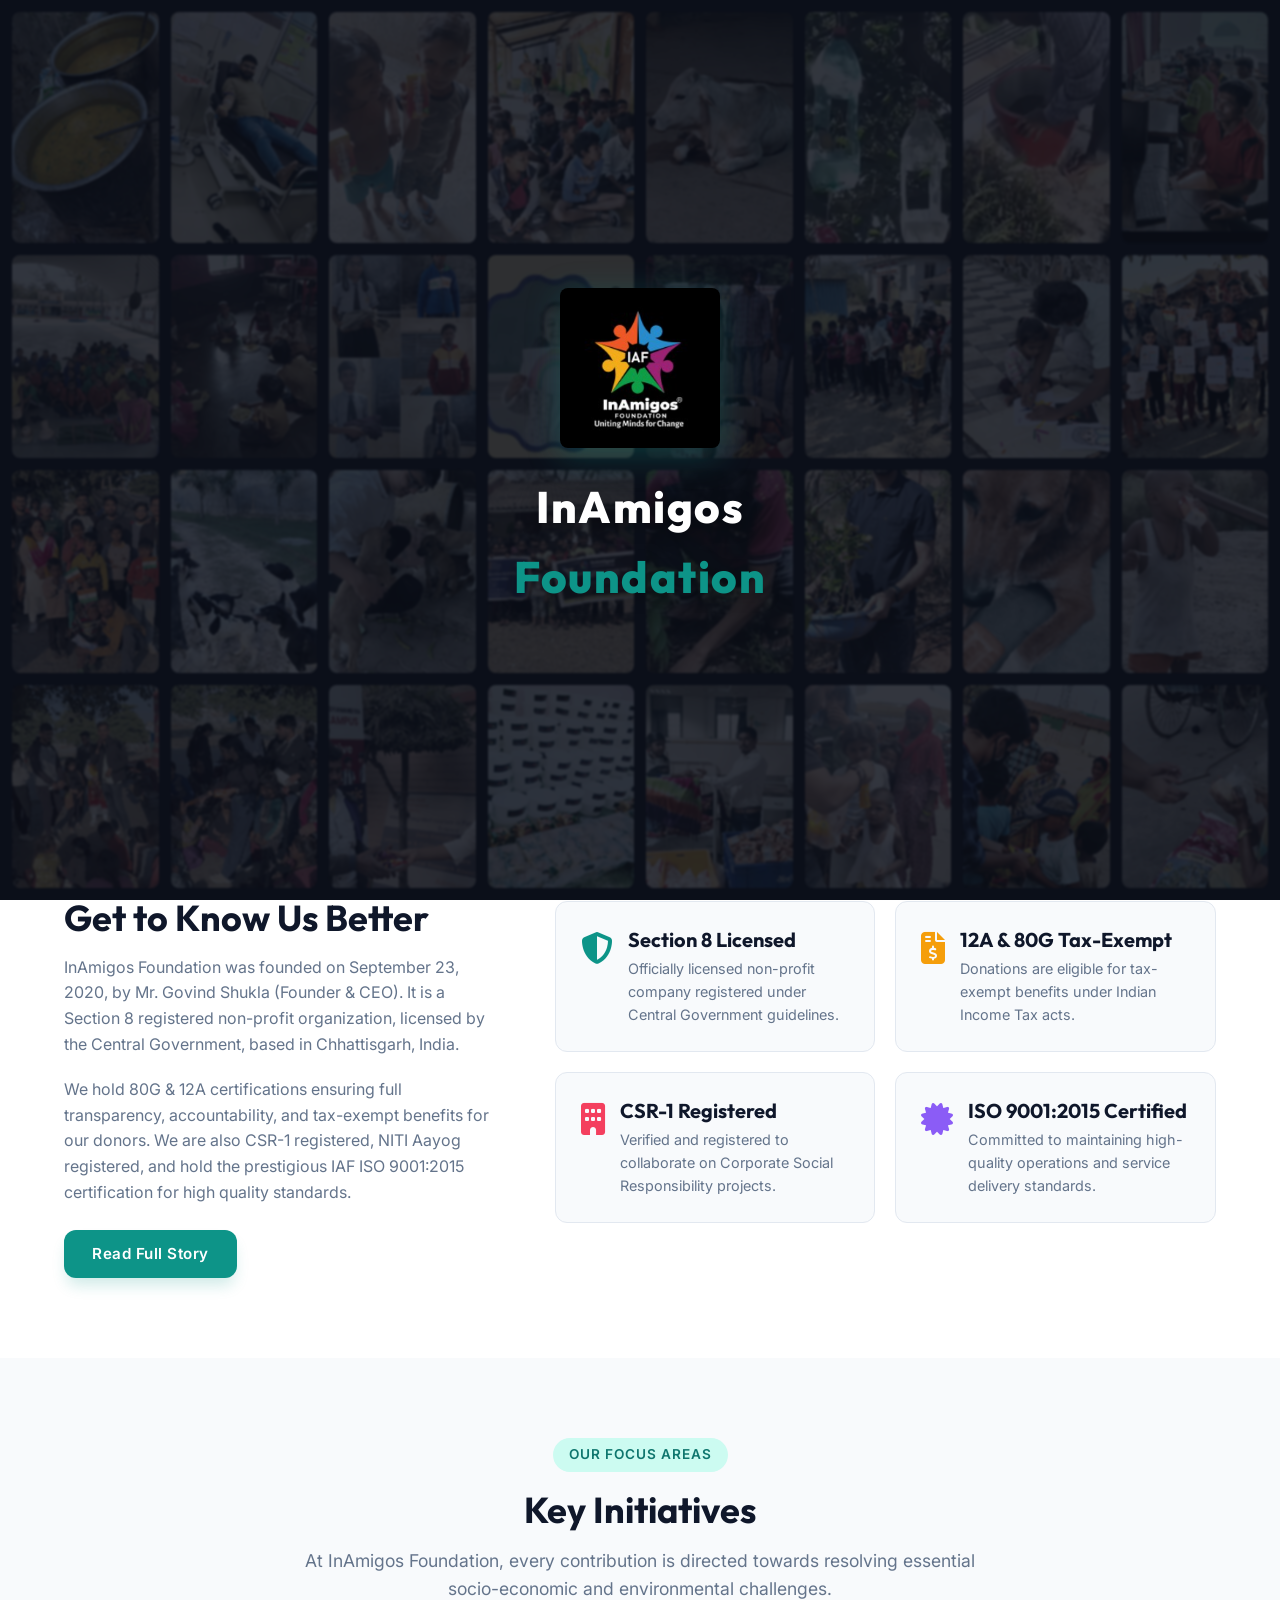
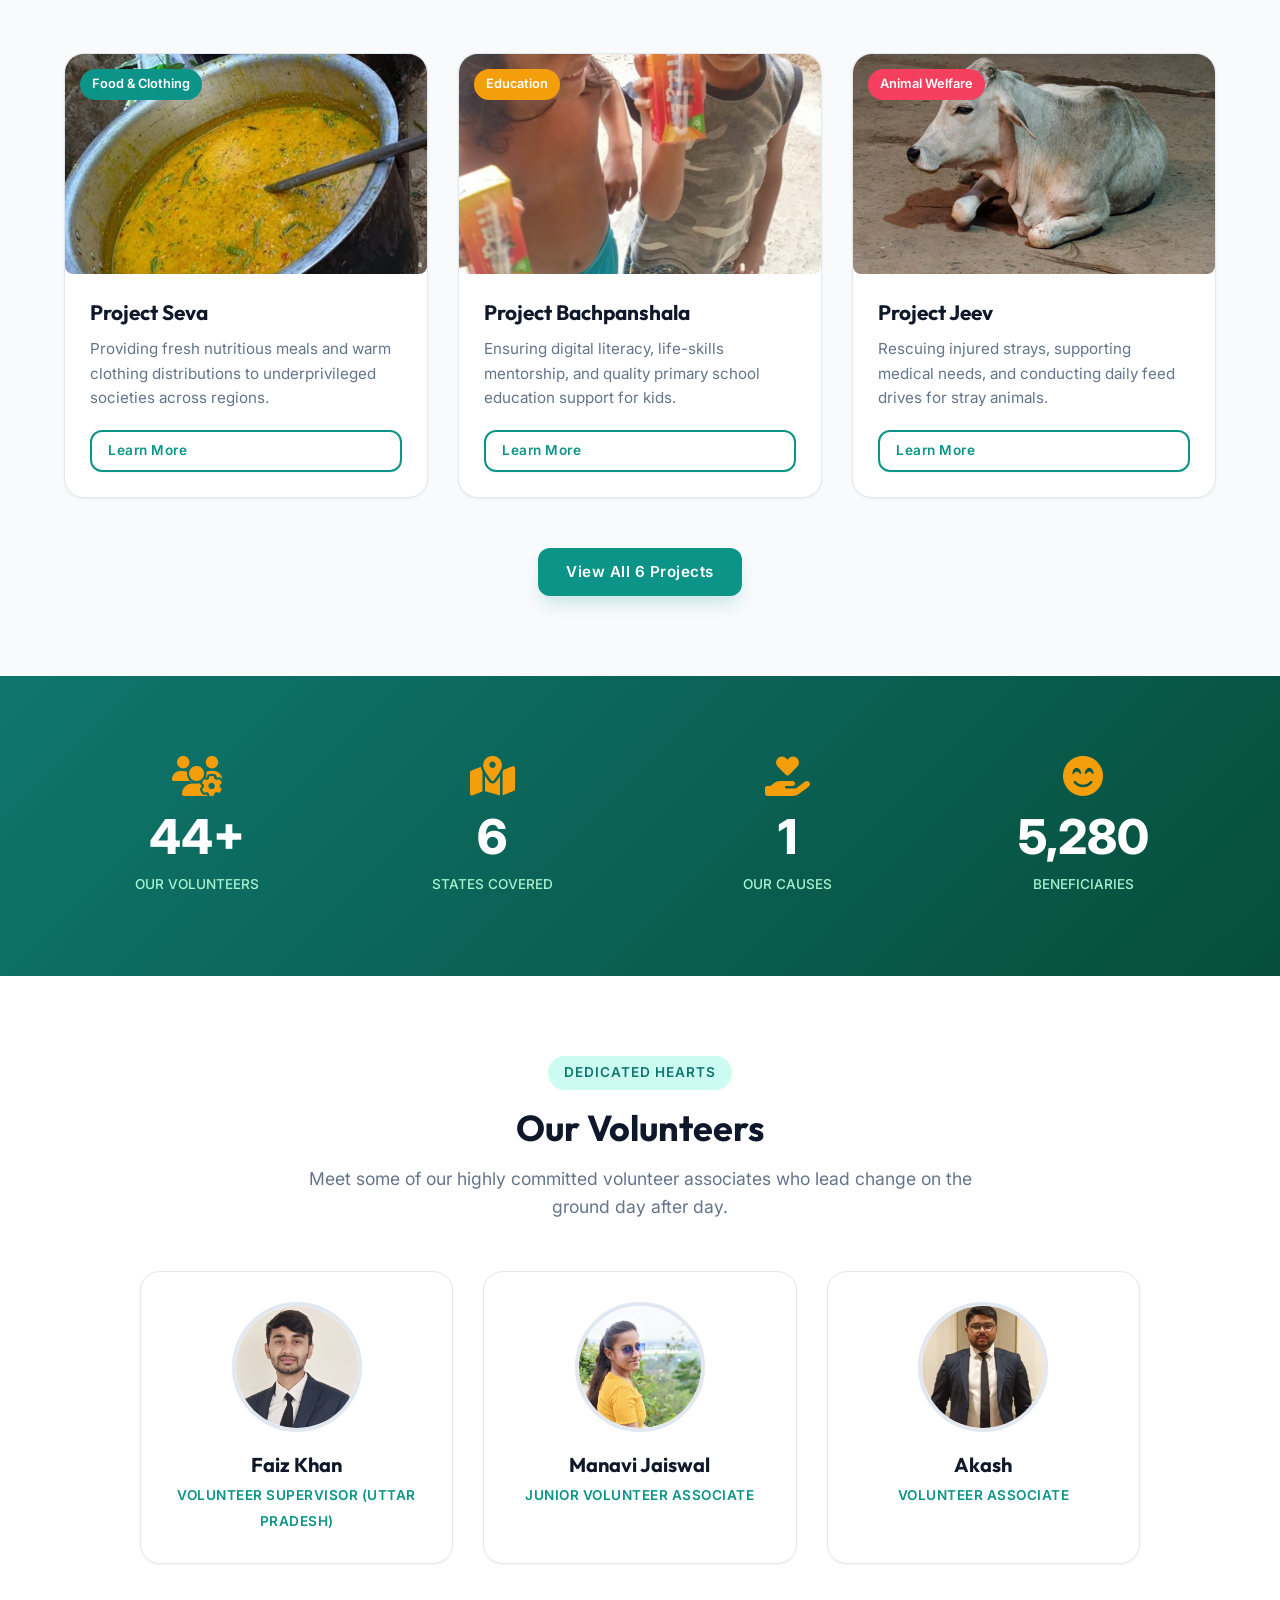
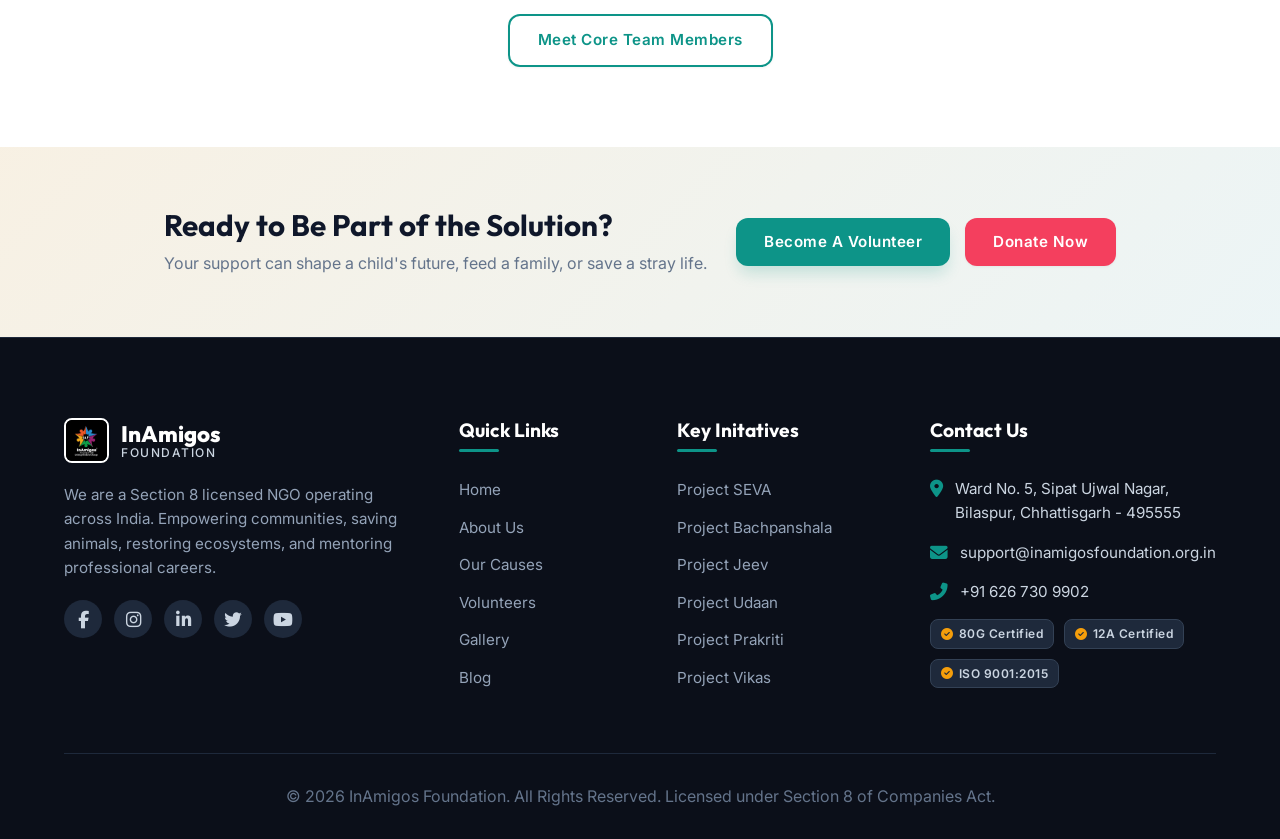
<file: index.html>
<!DOCTYPE html>
<html lang="en" data-theme="light">
<head>
  <meta charset="UTF-8">
  <meta name="viewport" content="width=device-width, initial-scale=1.0">
  <title>Inamigos Foundation | Empowering Communities, Creating Impact</title>
  <link rel="icon" type="image/png" href="favicon.png">
  <meta name="description" content="InAmigos Foundation is a Section 8 registered NGO committed to social welfare through food security, education, women empowerment, environmental preservation, wildlife welfare, and internships.">
  
  <!-- CSS Stylesheets -->
  <link rel="stylesheet" href="css/style.css?v=1.2">
  <link rel="stylesheet" href="css/components.css?v=1.2">
  
  <!-- FontAwesome Icons -->
  <link rel="stylesheet" href="https://cdnjs.cloudflare.com/ajax/libs/font-awesome/6.4.0/css/all.min.css">
</head>
<body>
  <!-- Website Entry Splash Screen -->
  <div class="splash-screen" id="splashScreen">
        <div class="splash-collage">
      <img src="assets/seva_food_feed.png" alt="Community Feed">
      <img src="assets/seva_blood_donation.png" alt="Blood Donation">
      <img src="assets/bachpanshala_happiness.png" alt="Happy Kids">
      <img src="assets/gallery_kids_classroom.png" alt="Classroom Study">
      <img src="assets/jeev_animal_care.png" alt="Animal Rescue">
      <img src="assets/jeev_bird_care.png" alt="Bird Care">
      <img src="assets/prakriti_plantation.png" alt="Plantation Drive">
      <img src="assets/vikas_skills.jpg" alt="Computer Training">
      <img src="assets/gallery_crafts_workshop.png" alt="Bamboo Weaving">
      <img src="assets/gallery_kids_meals.png" alt="Warm Meals">
      <img src="assets/gallery_clothing_drive.png" alt="Clothing Distribution">
      <img src="assets/gallery_rainbow_kid.png" alt="Kid Art Painting">
      <img src="assets/gallery_clothing_drive_2.png" alt="Blanket Distribution">
      <img src="assets/gallery_kids_outdoors.jpg" alt="Outdoors Classes">
      <img src="assets/gallery_art_mentorship.png" alt="Art Mentorship">
      <img src="assets/gallery_kids_drawings.png" alt="Drawing Activities">
      <img src="assets/gallery_kids_flags.png" alt="Flag Raising">
      <img src="assets/gallery_dogs_feeding.png" alt="Dogs Feeding">
      <img src="assets/gallery_puppies_care.png" alt="Puppies Care">
      <img src="assets/gallery_ngo_ranking.png" alt="NGO Recognition">
      <img src="assets/gallery_prakriti_planting.png" alt="Planting Saplings">
      <img src="assets/gallery_prakriti_holding_plants.png" alt="Carrying Saplings">
      <img src="assets/gallery_dog_biscuits.png" alt="Dog Feeding">
      <img src="assets/gallery_child_drinking.png" alt="Child Nutrition">
      <img src="assets/gallery_kids_gathering.png" alt="Kids Gathering">
      <img src="assets/gallery_seva_packets_distribution.png" alt="Snack Distribution">
      <img src="assets/gallery_seva_biscuit_handout.png" alt="Biscuit Distribution">
      <img src="assets/gallery_seva_food_prep.png" alt="Meal Prep">
      <img src="assets/gallery_seva_hospital_care.png" alt="Hospital Care">
      <img src="assets/gallery_seva_juice_distribution.png" alt="Juice Distribution">
      <img src="assets/gallery_seva_child_snack.png" alt="Children Snacks">
      <img src="assets/gallery_seva_ration_distribution.png" alt="Ration Distribution">
    </div>
    <div class="splash-content">
      <img src="assets/logo.png" alt="InAmigos Foundation Logo" class="splash-logo">
      <div class="splash-text">InAmigos <span>Foundation</span></div>
    </div>
  </div>

  
  </div>

  <!-- Navigation Bar -->
  <nav class="navbar">
    <div class="container">
      <a href="index.html" class="logo-container">
        <img src="assets/logo.png" alt="InAmigos Foundation Logo" class="logo-img">
        <div class="logo-text">
          InAmigos
          <span>Foundation</span>
        </div>
      </a>
      
      <ul class="nav-menu">
        <li><a href="index.html" class="nav-link active">Home</a></li>
        <li><a href="about.html" class="nav-link">About Us</a></li>
        <li><a href="causes.html" class="nav-link">Causes</a></li>
        <li><a href="volunteers.html" class="nav-link">Volunteers</a></li>
        <li><a href="gallery.html" class="nav-link">Gallery</a></li>
        <li><a href="blog.html" class="nav-link">Blog</a></li>
        <li><a href="events.html" class="nav-link">Events</a></li>
        <li><a href="contact.html" class="nav-link">Contact</a></li>
        <li><a href="donate.html" class="btn btn-primary btn-sm btn-accent nav-mobile-only">Donate Us</a></li>
      </ul>
      
      <div class="nav-actions">
        <button class="theme-toggle" id="themeToggle" aria-label="Toggle Theme">
          <i class="fas fa-moon"></i>
        </button>
        <a href="donate.html" class="btn btn-primary btn-sm btn-accent">Donate Us</a>
      </div>
      
      <div class="mobile-nav-toggle">
        <span></span>
        <span></span>
        <span></span>
      </div>
    </div>
  </nav>

  <!-- Hero Section -->
  <section class="section" style="padding: 100px 0 140px 0; background: linear-gradient(135deg, rgba(13, 148, 136, 0.08) 0%, rgba(245, 158, 11, 0.05) 100%); position: relative; overflow: hidden;">
    <div class="container" style="display: grid; grid-template-columns: 1fr 1fr; gap: 40px; align-items: center;">
      <div>
        <span class="section-badge">Welcome to InAmigos</span>
        <h1 style="font-size: 3.5rem; margin-bottom: 20px; line-height: 1.1;">Make a <span style="color: var(--primary);">Difference</span> with Your Action Today</h1>
        <p style="font-size: 1.15rem; margin-bottom: 30px;">Step in, stand out, and create real impact. We are committed to uplifting underprivileged societies, saving wildlife, empowering women, and conserving our environment across India.</p>
        <div style="display: flex; gap: 15px; flex-wrap: wrap;">
          <a href="donate.html" class="btn btn-accent"><i class="fas fa-heart"></i> Donate Us</a>
          <a href="volunteers.html" class="btn btn-outline"><i class="fas fa-users"></i> Become a Volunteer</a>
        </div>
      </div>
      <div style="position: relative;">
        <!-- Beautiful layout of illustrative overlay blocks using authentic operational photos -->
        <div style="position: relative; border-radius: var(--radius-lg); overflow: hidden; box-shadow: var(--shadow-lg);">
          <img src="assets/gallery_ngo_ranking.png" alt="Children laughing" style="width: 100%; height: 450px; object-fit: cover;">
          <div style="position: absolute; bottom: 20px; left: 20px; right: 20px; background: rgba(255, 255, 255, 0.9); backdrop-filter: blur(5px); padding: 20px; border-radius: var(--radius-md); border-left: 5px solid var(--primary);">
            <h4 style="color: #0f172a; margin-bottom: 5px;">Join Us and Be the Change</h4>
            <p style="font-size: 0.85rem; color: #475569;">"The best way to find yourself is to lose yourself in the service of others."</p>
          </div>
        </div>
      </div>
    </div>
  </section>

  <!-- Get To Know Us Better Section -->
  <section class="section section-bg-alt">
    <div class="container" style="display: grid; grid-template-columns: 1.2fr 1.8fr; gap: 50px; align-items: center;">
      <div>
        <span class="section-badge">About the Foundation</span>
        <h2 class="section-title">Get to Know Us Better</h2>
        <p style="margin-bottom: 20px;">InAmigos Foundation was founded on September 23, 2020, by Mr. Govind Shukla (Founder & CEO). It is a Section 8 registered non-profit organization, licensed by the Central Government, based in Chhattisgarh, India.</p>
        <p style="margin-bottom: 25px;">We hold 80G & 12A certifications ensuring full transparency, accountability, and tax-exempt benefits for our donors. We are also CSR-1 registered, NITI Aayog registered, and hold the prestigious IAF ISO 9001:2015 certification for high quality standards.</p>
        <a href="about.html" class="btn btn-primary">Read Full Story</a>
      </div>
      
      <div class="grid grid-2" style="gap: 20px;">
        <div class="about-credential-card" style="background-color: var(--bg-main); padding: 25px; border-radius: var(--radius-md); border: 1px solid var(--border); display: flex; gap: 15px; align-items: flex-start;">
          <i class="fas fa-shield-alt" style="font-size: 2rem; color: var(--primary); margin-top: 5px;"></i>
          <div>
            <h4 style="margin-bottom: 5px;">Section 8 Licensed</h4>
            <p style="font-size: 0.9rem;">Officially licensed non-profit company registered under Central Government guidelines.</p>
          </div>
        </div>
        <div class="about-credential-card" style="background-color: var(--bg-main); padding: 25px; border-radius: var(--radius-md); border: 1px solid var(--border); display: flex; gap: 15px; align-items: flex-start;">
          <i class="fas fa-file-invoice-dollar" style="font-size: 2rem; color: var(--secondary); margin-top: 5px;"></i>
          <div>
            <h4 style="margin-bottom: 5px;">12A & 80G Tax-Exempt</h4>
            <p style="font-size: 0.9rem;">Donations are eligible for tax-exempt benefits under Indian Income Tax acts.</p>
          </div>
        </div>
        <div class="about-credential-card" style="background-color: var(--bg-main); padding: 25px; border-radius: var(--radius-md); border: 1px solid var(--border); display: flex; gap: 15px; align-items: flex-start;">
          <i class="fas fa-building" style="font-size: 2rem; color: var(--accent); margin-top: 5px;"></i>
          <div>
            <h4 style="margin-bottom: 5px;">CSR-1 Registered</h4>
            <p style="font-size: 0.9rem;">Verified and registered to collaborate on Corporate Social Responsibility projects.</p>
          </div>
        </div>
        <div class="about-credential-card" style="background-color: var(--bg-main); padding: 25px; border-radius: var(--radius-md); border: 1px solid var(--border); display: flex; gap: 15px; align-items: flex-start;">
          <i class="fas fa-certificate" style="font-size: 2rem; color: #8b5cf6; margin-top: 5px;"></i>
          <div>
            <h4 style="margin-bottom: 5px;">ISO 9001:2015 Certified</h4>
            <p style="font-size: 0.9rem;">Committed to maintaining high-quality operations and service delivery standards.</p>
          </div>
        </div>
      </div>
    </div>
  </section>

  <!-- Key Initiatives / Causes -->
  <section class="section">
    <div class="container">
      <div class="section-header">
        <span class="section-badge">Our Focus Areas</span>
        <h2 class="section-title">Key Initiatives</h2>
        <p class="section-desc">At InAmigos Foundation, every contribution is directed towards resolving essential socio-economic and environmental challenges.</p>
      </div>
      
      <div class="grid grid-3">
        <!-- Project Seva -->
        <div class="card-cause">
          <img src="assets/seva_food_feed.png" alt="Project Seva" class="card-cause-img">
          <div class="card-cause-content">
            <span class="card-cause-badge" style="background-color: var(--primary);">Food & Clothing</span>
            <h3 class="card-cause-title">Project Seva</h3>
            <p class="card-cause-desc">Providing fresh nutritious meals and warm clothing distributions to underprivileged societies across regions.</p>
            <div class="card-cause-progress">
              <div class="progress-header">
                <span>Raised: ₹4,12,000</span>
                <span>82%</span>
              </div>
              <div class="progress-bar-bg">
                <div class="progress-bar-fill" style="width: 82%;"></div>
              </div>
            </div>
            <a href="causes.html#seva" class="btn btn-outline btn-sm">Learn More</a>
          </div>
        </div>
        
        <!-- Project Bachpanshala -->
        <div class="card-cause">
          <img src="assets/bachpanshala_happiness.png" alt="Project Bachpanshala" class="card-cause-img">
          <div class="card-cause-content">
            <span class="card-cause-badge" style="background-color: var(--secondary);">Education</span>
            <h3 class="card-cause-title">Project Bachpanshala</h3>
            <p class="card-cause-desc">Ensuring digital literacy, life-skills mentorship, and quality primary school education support for kids.</p>
            <div class="card-cause-progress">
              <div class="progress-header">
                <span>Raised: ₹5,80,000</span>
                <span>95%</span>
              </div>
              <div class="progress-bar-bg">
                <div class="progress-bar-fill" style="width: 95%;"></div>
              </div>
            </div>
            <a href="causes.html#bachpanshala" class="btn btn-outline btn-sm">Learn More</a>
          </div>
        </div>
        
        <!-- Project Jeev -->
        <div class="card-cause">
          <img src="assets/jeev_animal_care.png" alt="Project Jeev" class="card-cause-img">
          <div class="card-cause-content">
            <span class="card-cause-badge" style="background-color: var(--accent);">Animal Welfare</span>
            <h3 class="card-cause-title">Project Jeev</h3>
            <p class="card-cause-desc">Rescuing injured strays, supporting medical needs, and conducting daily feed drives for stray animals.</p>
            <div class="card-cause-progress">
              <div class="progress-header">
                <span>Raised: ₹2,10,000</span>
                <span>70%</span>
              </div>
              <div class="progress-bar-bg">
                <div class="progress-bar-fill" style="width: 70%;"></div>
              </div>
            </div>
            <a href="causes.html#jeev" class="btn btn-outline btn-sm">Learn More</a>
          </div>
        </div>
      </div>
      
      <div style="text-align: center; margin-top: 50px;">
        <a href="causes.html" class="btn btn-primary">View All 6 Projects</a>
      </div>
    </div>
  </section>

  <!-- Interactive Stats Section -->
  <section class="section stats-section" style="background: linear-gradient(135deg, var(--primary-dark) 0%, #064e3b 100%); color: var(--text-white);">
    <div class="container grid grid-4" style="text-align: center;">
      <div>
        <i class="fas fa-users-cog" style="font-size: 2.5rem; margin-bottom: 15px; color: var(--secondary);"></i>
        <div class="stat-number" style="font-size: 3rem; font-weight: 800; line-height: 1.1;" data-target="44" data-suffix="+">0</div>
        <p style="color: #a7f3d0; font-weight: 500; text-transform: uppercase; font-size: 0.85rem; margin-top: 10px;">Our Volunteers</p>
      </div>
      <div>
        <i class="fas fa-map-marked-alt" style="font-size: 2.5rem; margin-bottom: 15px; color: var(--secondary);"></i>
        <div class="stat-number" style="font-size: 3rem; font-weight: 800; line-height: 1.1;" data-target="6">0</div>
        <p style="color: #a7f3d0; font-weight: 500; text-transform: uppercase; font-size: 0.85rem; margin-top: 10px;">States Covered</p>
      </div>
      <div>
        <i class="fas fa-hand-holding-heart" style="font-size: 2.5rem; margin-bottom: 15px; color: var(--secondary);"></i>
        <div class="stat-number" style="font-size: 3rem; font-weight: 800; line-height: 1.1;" data-target="1">0</div>
        <p style="color: #a7f3d0; font-weight: 500; text-transform: uppercase; font-size: 0.85rem; margin-top: 10px;">Our Causes</p>
      </div>
      <div>
        <i class="fas fa-smile-beam" style="font-size: 2.5rem; margin-bottom: 15px; color: var(--secondary);"></i>
        <div class="stat-number" style="font-size: 3rem; font-weight: 800; line-height: 1.1;" data-target="11000" data-suffix="+">0</div>
        <p style="color: #a7f3d0; font-weight: 500; text-transform: uppercase; font-size: 0.85rem; margin-top: 10px;">Beneficiaries</p>
      </div>
    </div>
  </section>

  <!-- Featured Volunteers -->
  <section class="section section-bg-alt">
    <div class="container">
      <div class="section-header">
        <span class="section-badge">Dedicated Hearts</span>
        <h2 class="section-title">Our Volunteers</h2>
        <p class="section-desc">Meet some of our highly committed volunteer associates who lead change on the ground day after day.</p>
      </div>
      
      <div class="grid grid-3" style="max-width: 1000px; margin: 0 auto;">
        <!-- Faiz Khan -->
        <div class="card-volunteer">
          <img src="assets/faiz_khan.png" alt="Faiz Khan" class="volunteer-avatar">
          <h3 class="volunteer-name">Faiz Khan</h3>
          <span class="volunteer-role">Volunteer Supervisor (Uttar Pradesh)</span>
        </div>
        
        <!-- Manavi Jaiswal -->
        <div class="card-volunteer">
          <img src="assets/manavi_jaiswal.png" alt="Manavi Jaiswal" class="volunteer-avatar">
          <h3 class="volunteer-name">Manavi Jaiswal</h3>
          <span class="volunteer-role">Junior Volunteer Associate</span>
        </div>
        
        <!-- Akash -->
        <div class="card-volunteer">
          <img src="assets/akash.png" alt="Akash" class="volunteer-avatar">
          <h3 class="volunteer-name">Akash</h3>
          <span class="volunteer-role">Volunteer Associate</span>
        </div>
      </div>
      
      <div style="text-align: center; margin-top: 50px;">
        <a href="volunteers.html" class="btn btn-outline">Meet Core Team Members</a>
      </div>
    </div>
  </section>

  <!-- Sticky Bottom CTA Row -->
  <section class="section" style="padding: 60px 0; background: linear-gradient(135deg, rgba(245, 158, 11, 0.1) 0%, rgba(13, 148, 136, 0.05) 100%);">
    <div class="container flex-between" style="max-width: 1000px;">
      <div>
        <h2 style="font-size: 1.85rem; margin-bottom: 8px;">Ready to Be Part of the Solution?</h2>
        <p>Your support can shape a child's future, feed a family, or save a stray life.</p>
      </div>
      <div style="display: flex; gap: 15px; flex-wrap: wrap;">
        <a href="volunteers.html" class="btn btn-primary" id="btnVolunteerJoin">Become A Volunteer</a>
        <a href="donate.html" class="btn btn-accent">Donate Now</a>
      </div>
    </div>
  </section>

  <!-- Volunteer Registration Modal Container (For JS triggering) -->
  <div class="modal-overlay" id="volunteerOverlay">
    <div class="modal-container" style="max-width: 500px; padding: 40px;">
      <button class="modal-close"><i class="fas fa-times"></i></button>
      <h2 style="margin-bottom: 10px;">Volunteer With Us</h2>
      <p style="margin-bottom: 25px; font-size: 0.9rem;">Join InAmigos Foundation and make an impact. Provide your details and our team will get in touch.</p>
      
      <form id="volunteerForm">
        <div class="form-group">
          <label class="form-label" for="vName">Full Name</label>
          <input type="text" class="form-control" id="vName" required>
        </div>
        <div class="form-group">
          <label class="form-label" for="vEmail">Email Address</label>
          <input type="email" class="form-control" id="vEmail" required>
        </div>
        <div class="form-group">
          <label class="form-label" for="vPhone">Phone Number</label>
          <input type="tel" class="form-control" id="vPhone" required>
        </div>
        <div class="form-group">
          <label class="form-label" for="vState">State / Region</label>
          <input type="text" class="form-control" id="vState" placeholder="e.g. Chhattisgarh" required>
        </div>
        <button type="submit" class="btn btn-primary" style="width: 100%; margin-top: 10px;">Submit Application</button>
      </form>
    </div>
  </div>

  <!-- Footer Section -->
  <footer class="footer">
    <div class="container">
      <div class="footer-grid">
        <div class="footer-about">
          <a href="index.html" class="logo-container" style="margin-bottom: 20px;">
            <img src="assets/logo.png" alt="InAmigos Foundation Logo" class="logo-img" style="border: 2px solid white;">
            <div class="logo-text" style="color: white;">InAmigos <span style="color: #cbd5e1;">Foundation</span></div>
          </a>
          <p>We are a Section 8 licensed NGO operating across India. Empowering communities, saving animals, restoring ecosystems, and mentoring professional careers.</p>
          <div class="footer-socials">
            <a href="https://www.facebook.com/inamigos.inamigos" target="_blank" class="social-btn" aria-label="Facebook"><i class="fab fa-facebook-f"></i></a>
            <a href="https://www.instagram.com/inamigos?utm_medium=copy_link" target="_blank" class="social-btn" aria-label="Instagram"><i class="fab fa-instagram"></i></a>
            <a href="https://www.linkedin.com/company/inamigos-foundation/" target="_blank" class="social-btn" aria-label="LinkedIn"><i class="fab fa-linkedin-in"></i></a>
            <a href="https://x.com/InamigosF?s=08" target="_blank" class="social-btn" aria-label="Twitter"><i class="fab fa-twitter"></i></a>
            <a href="https://www.youtube.com/@inamigosfoundation4296" target="_blank" class="social-btn" aria-label="YouTube"><i class="fab fa-youtube"></i></a>
          </div>
        </div>
        
        <div>
          <h3 class="footer-widget-title">Quick Links</h3>
          <ul class="footer-links">
            <li><a href="index.html">Home</a></li>
            <li><a href="about.html">About Us</a></li>
            <li><a href="causes.html">Our Causes</a></li>
            <li><a href="volunteers.html">Volunteers</a></li>
            <li><a href="gallery.html">Gallery</a></li>
            <li><a href="blog.html">Blog</a></li>
          </ul>
        </div>
        
        <div>
          <h3 class="footer-widget-title">Key Initatives</h3>
          <ul class="footer-links">
            <li><a href="causes.html#seva">Project SEVA</a></li>
            <li><a href="causes.html#bachpanshala">Project Bachpanshala</a></li>
            <li><a href="causes.html#jeev">Project Jeev</a></li>
            <li><a href="causes.html#udaan">Project Udaan</a></li>
            <li><a href="causes.html#prakriti">Project Prakriti</a></li>
            <li><a href="causes.html#vikas">Project Vikas</a></li>
          </ul>
        </div>
        
        <div>
          <h3 class="footer-widget-title">Contact Us</h3>
          <div class="footer-contact-info">
            <div class="footer-contact-item">
              <i class="fas fa-map-marker-alt"></i>
              <span>Ward No. 5, Sipat Ujwal Nagar, Bilaspur, Chhattisgarh - 495555</span>
            </div>
            <div class="footer-contact-item">
              <i class="fas fa-envelope"></i>
              <span>support@inamigosfoundation.org.in</span>
            </div>
            <div class="footer-contact-item">
              <i class="fas fa-phone-alt"></i>
              <span>+91 626 730 9902</span>
            </div>
          </div>
          
          <div class="credentials-flex">
            <div class="cred-badge"><i class="fas fa-check-circle"></i> 80G Certified</div>
            <div class="cred-badge"><i class="fas fa-check-circle"></i> 12A Certified</div>
            <div class="cred-badge"><i class="fas fa-check-circle"></i> ISO 9001:2015</div>
          </div>
        </div>
      </div>
      
      <div class="footer-bottom">
        <p>&copy; 2026 InAmigos Foundation. All Rights Reserved. Licensed under Section 8 of Companies Act.</p>
      </div>
    </div>
  </footer>

  <!-- Scripts -->
  <script src="js/main.js?v=1.2"></script>
  <script src="js/interactives.js"></script>
</body>
</html>
</file>
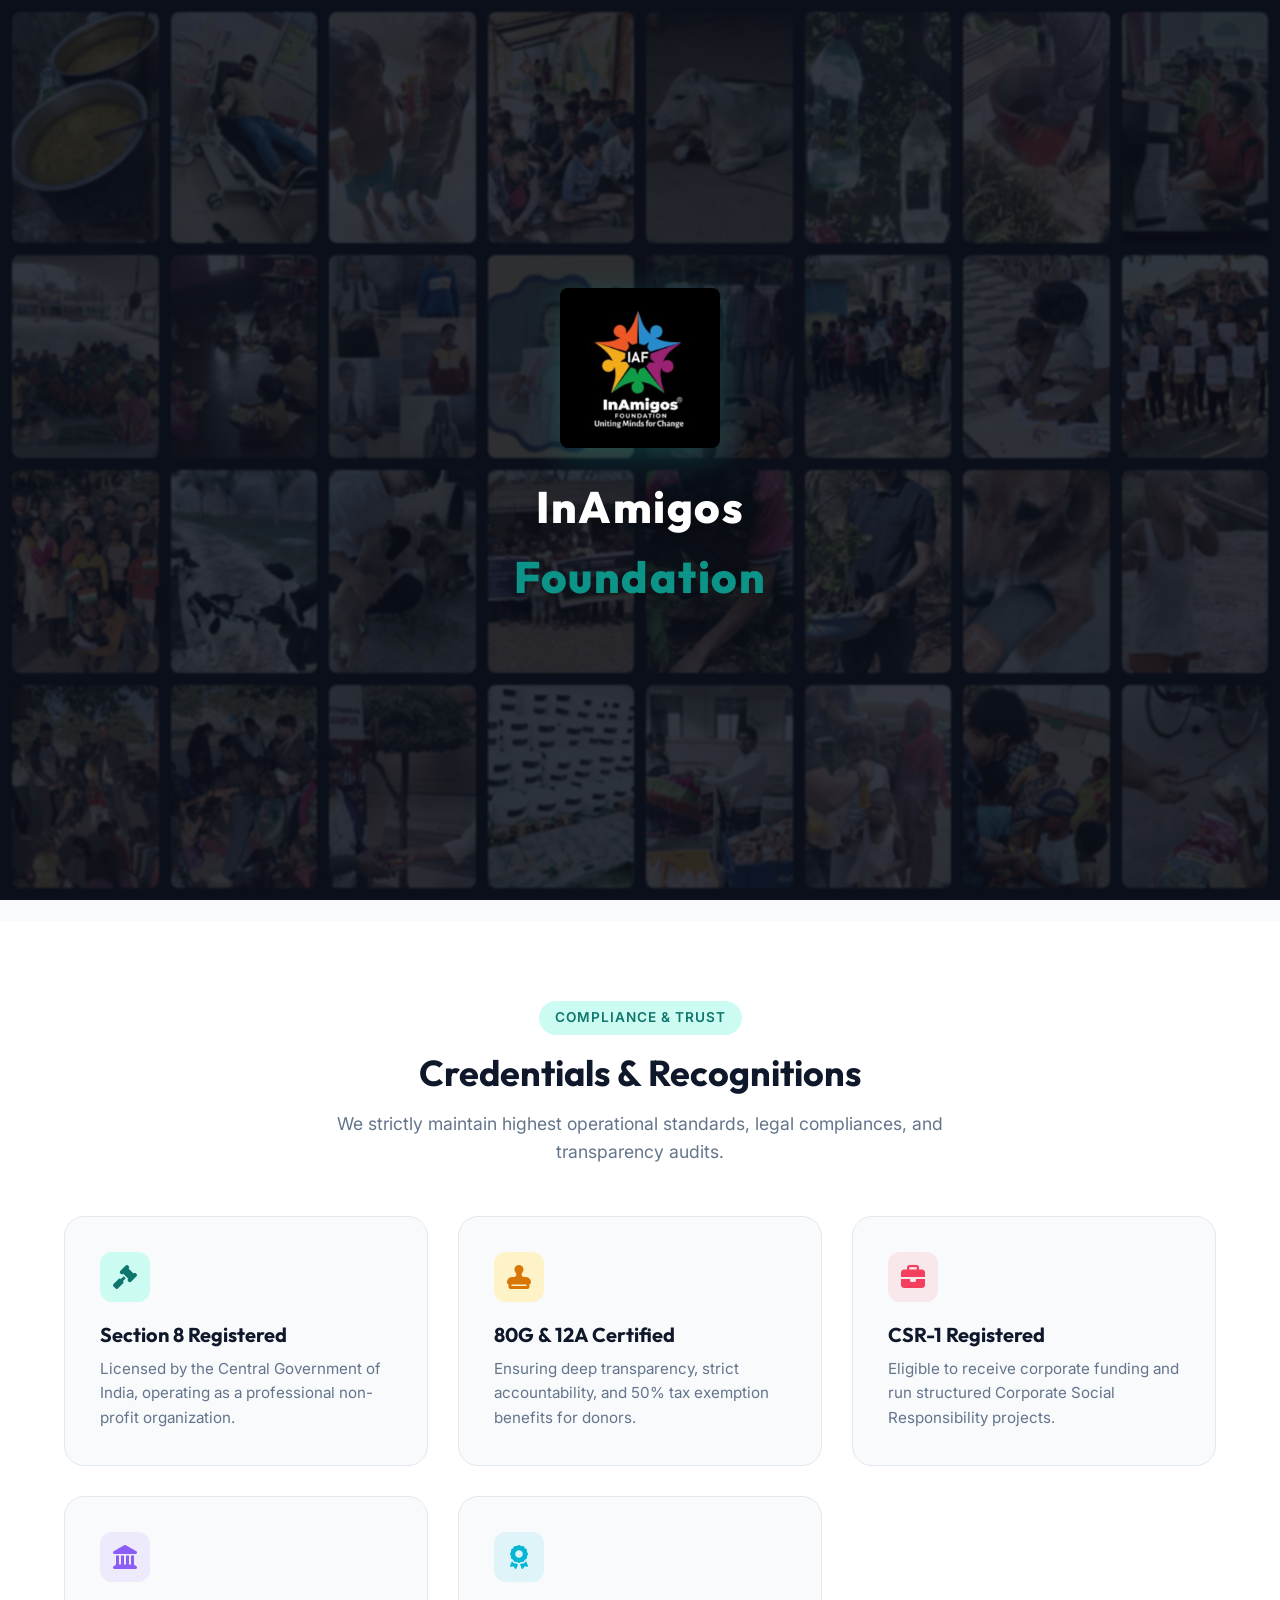
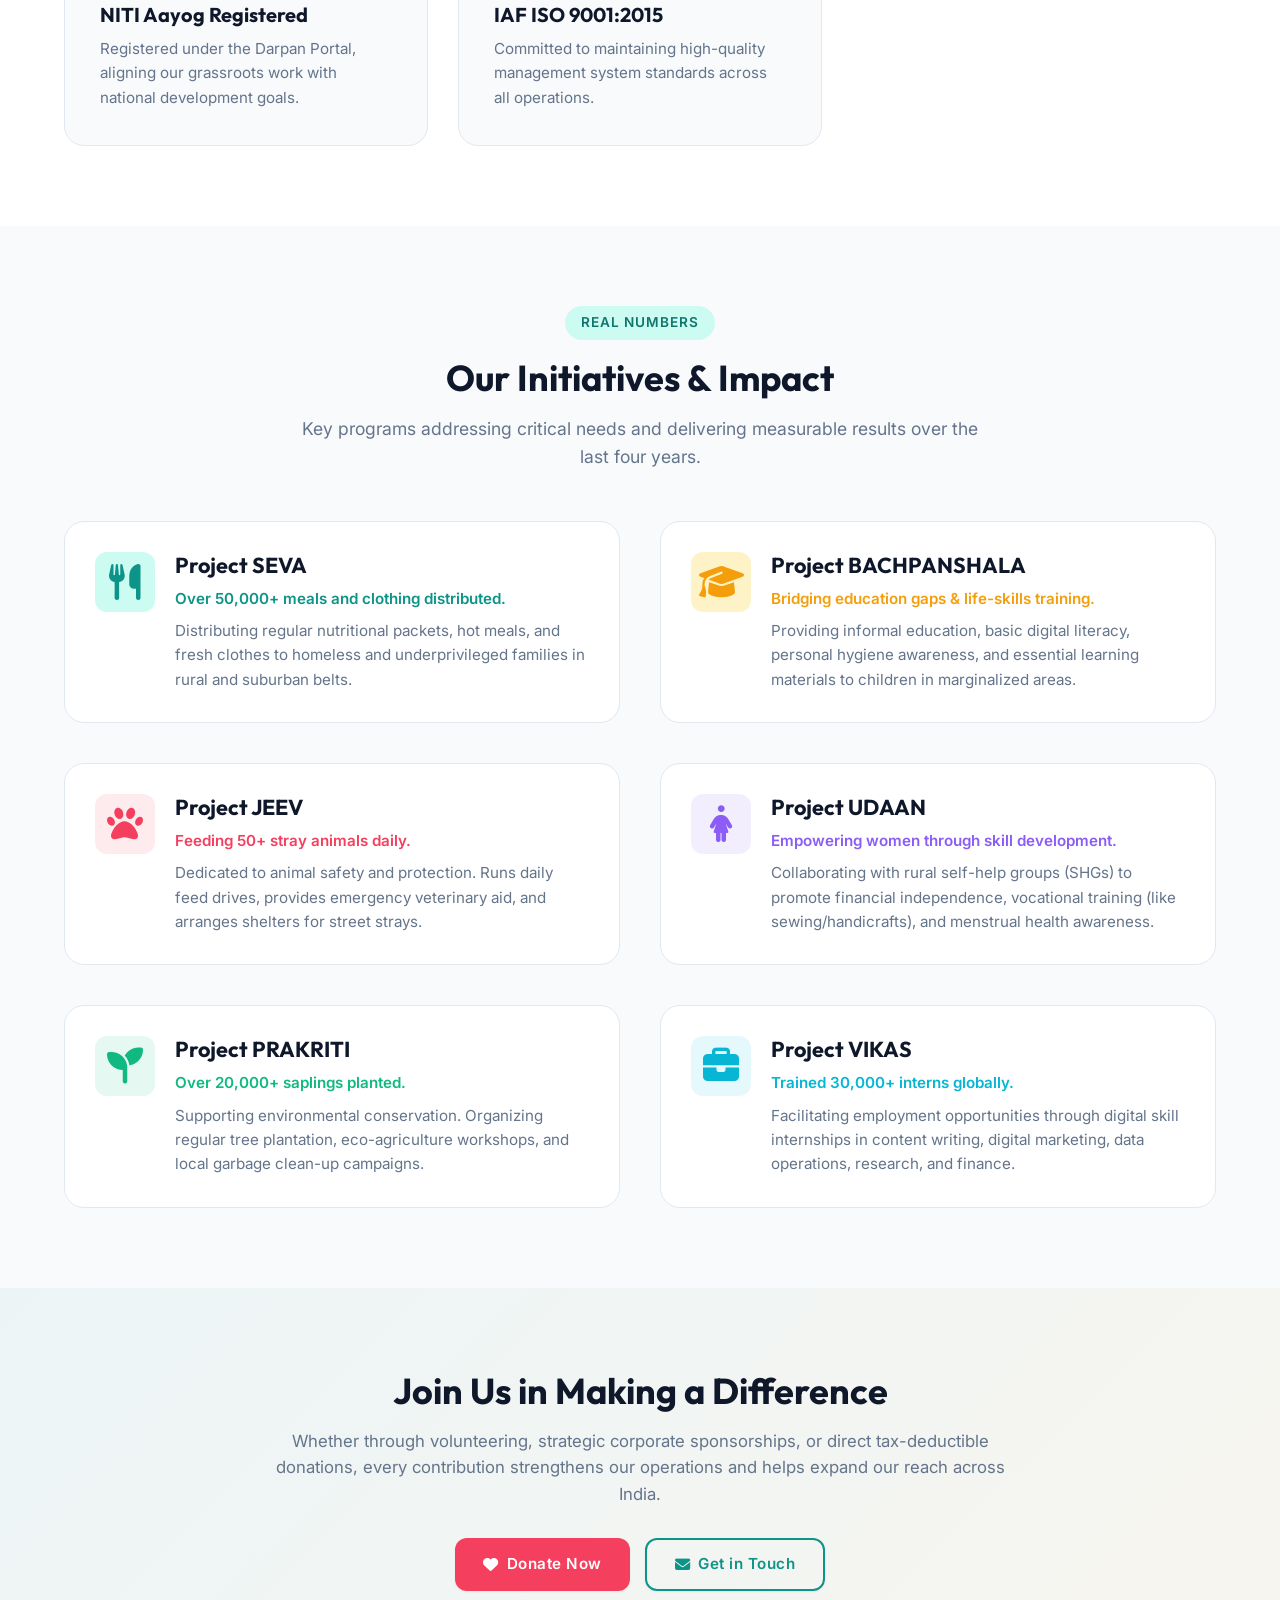
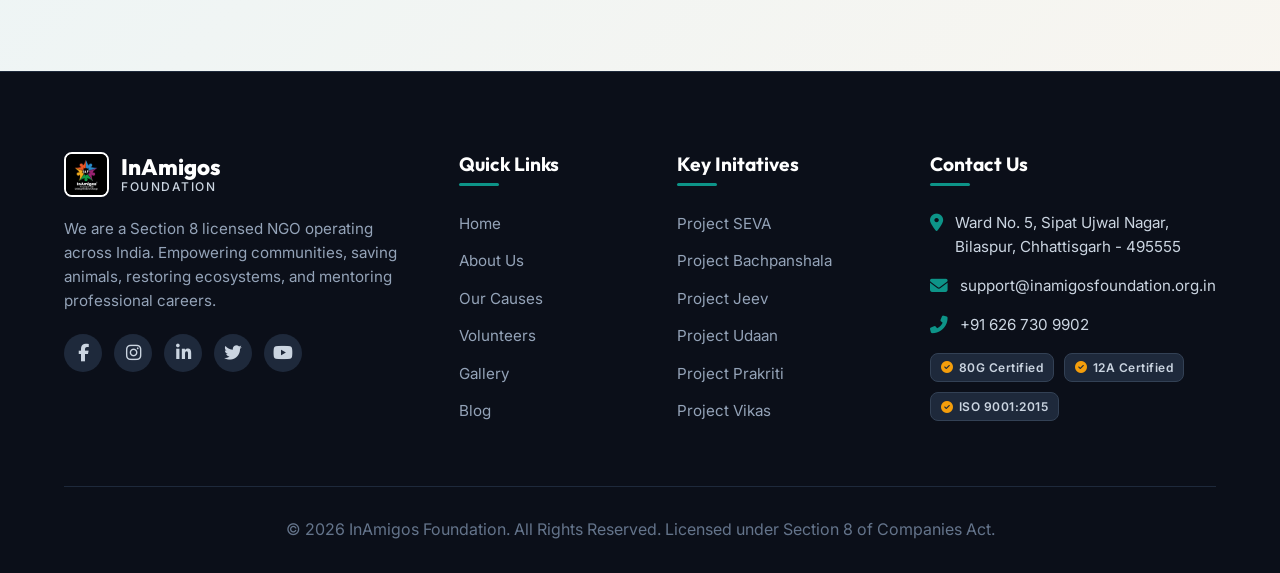
<file: about.html>
<!DOCTYPE html>
<html lang="en" data-theme="light">
<head>
  <meta charset="UTF-8">
  <meta name="viewport" content="width=device-width, initial-scale=1.0">
  <title>About Us | Inamigos Foundation</title>
  <link rel="icon" type="image/png" href="favicon.png">
  <meta name="description" content="Learn about InAmigos Foundation, founded in September 2020. Understand our credentials, corporate registrations, core initiatives, and collective social impact.">
  
  <!-- CSS Stylesheets -->
  <link rel="stylesheet" href="css/style.css?v=1.2">
  <link rel="stylesheet" href="css/components.css?v=1.2">
  
  <!-- FontAwesome Icons -->
  <link rel="stylesheet" href="https://cdnjs.cloudflare.com/ajax/libs/font-awesome/6.4.0/css/all.min.css">
</head>
<body>
  <!-- Website Entry Splash Screen -->
  <div class="splash-screen" id="splashScreen">
        <div class="splash-collage">
      <img src="assets/seva_food_feed.png" alt="Community Feed">
      <img src="assets/seva_blood_donation.png" alt="Blood Donation">
      <img src="assets/bachpanshala_happiness.png" alt="Happy Kids">
      <img src="assets/gallery_kids_classroom.png" alt="Classroom Study">
      <img src="assets/jeev_animal_care.png" alt="Animal Rescue">
      <img src="assets/jeev_bird_care.png" alt="Bird Care">
      <img src="assets/prakriti_plantation.png" alt="Plantation Drive">
      <img src="assets/vikas_skills.jpg" alt="Computer Training">
      <img src="assets/gallery_crafts_workshop.png" alt="Bamboo Weaving">
      <img src="assets/gallery_kids_meals.png" alt="Warm Meals">
      <img src="assets/gallery_clothing_drive.png" alt="Clothing Distribution">
      <img src="assets/gallery_rainbow_kid.png" alt="Kid Art Painting">
      <img src="assets/gallery_clothing_drive_2.png" alt="Blanket Distribution">
      <img src="assets/gallery_kids_outdoors.jpg" alt="Outdoors Classes">
      <img src="assets/gallery_art_mentorship.png" alt="Art Mentorship">
      <img src="assets/gallery_kids_drawings.png" alt="Drawing Activities">
      <img src="assets/gallery_kids_flags.png" alt="Flag Raising">
      <img src="assets/gallery_dogs_feeding.png" alt="Dogs Feeding">
      <img src="assets/gallery_puppies_care.png" alt="Puppies Care">
      <img src="assets/gallery_ngo_ranking.png" alt="NGO Recognition">
      <img src="assets/gallery_prakriti_planting.png" alt="Planting Saplings">
      <img src="assets/gallery_prakriti_holding_plants.png" alt="Carrying Saplings">
      <img src="assets/gallery_dog_biscuits.png" alt="Dog Feeding">
      <img src="assets/gallery_child_drinking.png" alt="Child Nutrition">
      <img src="assets/gallery_kids_gathering.png" alt="Kids Gathering">
      <img src="assets/gallery_seva_packets_distribution.png" alt="Snack Distribution">
      <img src="assets/gallery_seva_biscuit_handout.png" alt="Biscuit Distribution">
      <img src="assets/gallery_seva_food_prep.png" alt="Meal Prep">
      <img src="assets/gallery_seva_hospital_care.png" alt="Hospital Care">
      <img src="assets/gallery_seva_juice_distribution.png" alt="Juice Distribution">
      <img src="assets/gallery_seva_child_snack.png" alt="Children Snacks">
      <img src="assets/gallery_seva_ration_distribution.png" alt="Ration Distribution">
    </div>
    <div class="splash-content">
      <img src="assets/logo.png" alt="InAmigos Foundation Logo" class="splash-logo">
      <div class="splash-text">InAmigos <span>Foundation</span></div>
    </div>
  </div>

  <!-- Navigation Bar -->
  <nav class="navbar">
    <div class="container">
      <a href="index.html" class="logo-container">
        <img src="assets/logo.png" alt="InAmigos Foundation Logo" class="logo-img">
        <div class="logo-text">
          InAmigos
          <span>Foundation</span>
        </div>
      </a>
      
      <ul class="nav-menu">
        <li><a href="index.html" class="nav-link">Home</a></li>
        <li><a href="about.html" class="nav-link active">About Us</a></li>
        <li><a href="causes.html" class="nav-link">Causes</a></li>
        <li><a href="volunteers.html" class="nav-link">Volunteers</a></li>
        <li><a href="gallery.html" class="nav-link">Gallery</a></li>
        <li><a href="blog.html" class="nav-link">Blog</a></li>
        <li><a href="events.html" class="nav-link">Events</a></li>
        <li><a href="contact.html" class="nav-link">Contact</a></li>
        <li><a href="donate.html" class="btn btn-primary btn-sm btn-accent nav-mobile-only">Donate Us</a></li>
      </ul>
      
      <div class="nav-actions">
        <button class="theme-toggle" id="themeToggle" aria-label="Toggle Theme">
          <i class="fas fa-moon"></i>
        </button>
        <a href="donate.html" class="btn btn-primary btn-sm btn-accent">Donate Us</a>
      </div>
      
      <div class="mobile-nav-toggle">
        <span></span>
        <span></span>
        <span></span>
      </div>
    </div>
  </nav>

  <!-- Page Hero -->
  <div class="page-hero">
    <div class="container">
      <h1 class="page-title">About Us</h1>
      <div class="breadcrumbs">
        <a href="index.html">Home</a>
        <i class="fas fa-chevron-right" style="font-size: 0.75rem; align-self: center;"></i>
        <span>About Us</span>
      </div>
    </div>
  </div>

  <!-- Narrative Section -->
  <section class="section">
    <div class="container" style="display: grid; grid-template-columns: 1fr 1fr; gap: 50px; align-items: center;">
      <div>
        <img src="assets/gallery_ngo_ranking.png" alt="InAmigos Team Meeting" style="box-shadow: var(--shadow-lg); border-radius: var(--radius-lg); height: 400px; width: 100%; object-fit: cover;">
      </div>
      <div>
        <span class="section-badge">Our Journey</span>
        <h2 style="margin-bottom: 20px;">Compassion in Action Since 2020</h2>
        <p style="margin-bottom: 15px;">InAmigos Foundation, founded on September 23, 2020, by Mr. Govind Shukla (Founder & CEO), is a Section 8 registered non-profit organization committed to creating lasting social impact.</p>
        <p style="margin-bottom: 15px;">With its base in Chhattisgarh, the foundation operates across India, addressing critical societal issues through a network of dedicated professionals and volunteers.</p>
        <p style="margin-bottom: 15px;">At InAmigos Foundation, we believe in the power of collective action. Our transparent operations and strong partnerships enable us to bring real, measurable change to society. Through our social media presence and online platforms, we ensure that every initiative reaches the right audience, encouraging more individuals and organizations to join our mission.</p>
      </div>
    </div>
  </section>

  <!-- Credentials Section -->
  <section class="section section-bg-alt">
    <div class="container">
      <div class="section-header">
        <span class="section-badge">Compliance & Trust</span>
        <h2 class="section-title">Credentials & Recognitions</h2>
        <p class="section-desc">We strictly maintain highest operational standards, legal compliances, and transparency audits.</p>
      </div>
      
      <div class="grid grid-3">
        <!-- 1 -->
        <div style="background-color: var(--bg-main); padding: 35px; border-radius: var(--radius-lg); border: 1px solid var(--border); position: relative; overflow: hidden;">
          <div style="width: 50px; height: 50px; background-color: var(--primary-light); color: var(--primary-dark); border-radius: var(--radius-md); display: flex; align-items: center; justify-content: center; font-size: 1.5rem; margin-bottom: 20px;">
            <i class="fas fa-gavel"></i>
          </div>
          <h3 style="font-size: 1.25rem; margin-bottom: 10px;">Section 8 Registered</h3>
          <p style="font-size: 0.95rem;">Licensed by the Central Government of India, operating as a professional non-profit organization.</p>
        </div>
        
        <!-- 2 -->
        <div style="background-color: var(--bg-main); padding: 35px; border-radius: var(--radius-lg); border: 1px solid var(--border); position: relative; overflow: hidden;">
          <div style="width: 50px; height: 50px; background-color: var(--secondary-light); color: var(--secondary-dark); border-radius: var(--radius-md); display: flex; align-items: center; justify-content: center; font-size: 1.5rem; margin-bottom: 20px;">
            <i class="fas fa-stamp"></i>
          </div>
          <h3 style="font-size: 1.25rem; margin-bottom: 10px;">80G & 12A Certified</h3>
          <p style="font-size: 0.95rem;">Ensuring deep transparency, strict accountability, and 50% tax exemption benefits for donors.</p>
        </div>
        
        <!-- 3 -->
        <div style="background-color: var(--bg-main); padding: 35px; border-radius: var(--radius-lg); border: 1px solid var(--border); position: relative; overflow: hidden;">
          <div style="width: 50px; height: 50px; background-color: rgba(244, 63, 94, 0.1); color: var(--accent); border-radius: var(--radius-md); display: flex; align-items: center; justify-content: center; font-size: 1.5rem; margin-bottom: 20px;">
            <i class="fas fa-briefcase"></i>
          </div>
          <h3 style="font-size: 1.25rem; margin-bottom: 10px;">CSR-1 Registered</h3>
          <p style="font-size: 0.95rem;">Eligible to receive corporate funding and run structured Corporate Social Responsibility projects.</p>
        </div>
        
        <!-- 4 -->
        <div style="background-color: var(--bg-main); padding: 35px; border-radius: var(--radius-lg); border: 1px solid var(--border); position: relative; overflow: hidden;">
          <div style="width: 50px; height: 50px; background-color: rgba(139, 92, 246, 0.1); color: #8b5cf6; border-radius: var(--radius-md); display: flex; align-items: center; justify-content: center; font-size: 1.5rem; margin-bottom: 20px;">
            <i class="fas fa-landmark"></i>
          </div>
          <h3 style="font-size: 1.25rem; margin-bottom: 10px;">NITI Aayog Registered</h3>
          <p style="font-size: 0.95rem;">Registered under the Darpan Portal, aligning our grassroots work with national development goals.</p>
        </div>
        
        <!-- 5 -->
        <div style="background-color: var(--bg-main); padding: 35px; border-radius: var(--radius-lg); border: 1px solid var(--border); position: relative; overflow: hidden;">
          <div style="width: 50px; height: 50px; background-color: rgba(6, 182, 212, 0.1); color: #06b6d4; border-radius: var(--radius-md); display: flex; align-items: center; justify-content: center; font-size: 1.5rem; margin-bottom: 20px;">
            <i class="fas fa-award"></i>
          </div>
          <h3 style="font-size: 1.25rem; margin-bottom: 10px;">IAF ISO 9001:2015</h3>
          <p style="font-size: 0.95rem;">Committed to maintaining high-quality management system standards across all operations.</p>
        </div>
      </div>
    </div>
  </section>

  <!-- Impact Section -->
  <section class="section">
    <div class="container">
      <div class="section-header">
        <span class="section-badge">Real Numbers</span>
        <h2 class="section-title">Our Initiatives & Impact</h2>
        <p class="section-desc">Key programs addressing critical needs and delivering measurable results over the last four years.</p>
      </div>
      
      <div class="grid grid-2" style="gap: 40px;">
        <!-- Seva -->
        <div style="display: flex; gap: 20px; background-color: var(--bg-card); padding: 30px; border-radius: var(--radius-lg); border: 1px solid var(--border);">
          <div style="font-size: 2.25rem; color: var(--primary); font-weight: bold; width: 60px; height: 60px; background-color: var(--primary-light); border-radius: var(--radius-md); display: flex; align-items: center; justify-content: center; flex-shrink: 0;">
            <i class="fas fa-utensils"></i>
          </div>
          <div>
            <h3 style="font-size: 1.35rem; margin-bottom: 8px;">Project SEVA</h3>
            <p style="font-size: 0.95rem; margin-bottom: 8px; font-weight: 600; color: var(--primary);">Over 50,000+ meals and clothing distributed.</p>
            <p style="font-size: 0.95rem;">Distributing regular nutritional packets, hot meals, and fresh clothes to homeless and underprivileged families in rural and suburban belts.</p>
          </div>
        </div>
        
        <!-- Bachpanshala -->
        <div style="display: flex; gap: 20px; background-color: var(--bg-card); padding: 30px; border-radius: var(--radius-lg); border: 1px solid var(--border);">
          <div style="font-size: 2.25rem; color: var(--secondary); font-weight: bold; width: 60px; height: 60px; background-color: var(--secondary-light); border-radius: var(--radius-md); display: flex; align-items: center; justify-content: center; flex-shrink: 0;">
            <i class="fas fa-graduation-cap"></i>
          </div>
          <div>
            <h3 style="font-size: 1.35rem; margin-bottom: 8px;">Project BACHPANSHALA</h3>
            <p style="font-size: 0.95rem; margin-bottom: 8px; font-weight: 600; color: var(--secondary);">Bridging education gaps & life-skills training.</p>
            <p style="font-size: 0.95rem;">Providing informal education, basic digital literacy, personal hygiene awareness, and essential learning materials to children in marginalized areas.</p>
          </div>
        </div>
        
        <!-- Jeev -->
        <div style="display: flex; gap: 20px; background-color: var(--bg-card); padding: 30px; border-radius: var(--radius-lg); border: 1px solid var(--border);">
          <div style="font-size: 2.25rem; color: var(--accent); font-weight: bold; width: 60px; height: 60px; background-color: rgba(244, 63, 94, 0.1); border-radius: var(--radius-md); display: flex; align-items: center; justify-content: center; flex-shrink: 0;">
            <i class="fas fa-paw"></i>
          </div>
          <div>
            <h3 style="font-size: 1.35rem; margin-bottom: 8px;">Project JEEV</h3>
            <p style="font-size: 0.95rem; margin-bottom: 8px; font-weight: 600; color: var(--accent);">Feeding 50+ stray animals daily.</p>
            <p style="font-size: 0.95rem;">Dedicated to animal safety and protection. Runs daily feed drives, provides emergency veterinary aid, and arranges shelters for street strays.</p>
          </div>
        </div>
        
        <!-- Udaan -->
        <div style="display: flex; gap: 20px; background-color: var(--bg-card); padding: 30px; border-radius: var(--radius-lg); border: 1px solid var(--border);">
          <div style="font-size: 2.25rem; color: #8b5cf6; font-weight: bold; width: 60px; height: 60px; background-color: rgba(139, 92, 246, 0.1); border-radius: var(--radius-md); display: flex; align-items: center; justify-content: center; flex-shrink: 0;">
            <i class="fas fa-female"></i>
          </div>
          <div>
            <h3 style="font-size: 1.35rem; margin-bottom: 8px;">Project UDAAN</h3>
            <p style="font-size: 0.95rem; margin-bottom: 8px; font-weight: 600; color: #8b5cf6;">Empowering women through skill development.</p>
            <p style="font-size: 0.95rem;">Collaborating with rural self-help groups (SHGs) to promote financial independence, vocational training (like sewing/handicrafts), and menstrual health awareness.</p>
          </div>
        </div>
        
        <!-- Prakriti -->
        <div style="display: flex; gap: 20px; background-color: var(--bg-card); padding: 30px; border-radius: var(--radius-lg); border: 1px solid var(--border);">
          <div style="font-size: 2.25rem; color: #10b981; font-weight: bold; width: 60px; height: 60px; background-color: rgba(16, 185, 129, 0.1); border-radius: var(--radius-md); display: flex; align-items: center; justify-content: center; flex-shrink: 0;">
            <i class="fas fa-seedling"></i>
          </div>
          <div>
            <h3 style="font-size: 1.35rem; margin-bottom: 8px;">Project PRAKRITI</h3>
            <p style="font-size: 0.95rem; margin-bottom: 8px; font-weight: 600; color: #10b981;">Over 20,000+ saplings planted.</p>
            <p style="font-size: 0.95rem;">Supporting environmental conservation. Organizing regular tree plantation, eco-agriculture workshops, and local garbage clean-up campaigns.</p>
          </div>
        </div>
        
        <!-- Vikas -->
        <div style="display: flex; gap: 20px; background-color: var(--bg-card); padding: 30px; border-radius: var(--radius-lg); border: 1px solid var(--border);">
          <div style="font-size: 2.25rem; color: #06b6d4; font-weight: bold; width: 60px; height: 60px; background-color: rgba(6, 182, 212, 0.1); border-radius: var(--radius-md); display: flex; align-items: center; justify-content: center; flex-shrink: 0;">
            <i class="fas fa-briefcase"></i>
          </div>
          <div>
            <h3 style="font-size: 1.35rem; margin-bottom: 8px;">Project VIKAS</h3>
            <p style="font-size: 0.95rem; margin-bottom: 8px; font-weight: 600; color: #06b6d4;">Trained 30,000+ interns globally.</p>
            <p style="font-size: 0.95rem;">Facilitating employment opportunities through digital skill internships in content writing, digital marketing, data operations, research, and finance.</p>
          </div>
        </div>
      </div>
    </div>
  </section>

  <!-- CTA Box -->
  <section class="section" style="padding: 80px 0; background: linear-gradient(135deg, rgba(13, 148, 136, 0.05) 0%, rgba(245, 158, 11, 0.05) 100%); text-align: center;">
    <div class="container" style="max-width: 800px;">
      <h2 style="font-size: 2.25rem; margin-bottom: 15px;">Join Us in Making a Difference</h2>
      <p style="margin-bottom: 30px; font-size: 1.05rem;">Whether through volunteering, strategic corporate sponsorships, or direct tax-deductible donations, every contribution strengthens our operations and helps expand our reach across India.</p>
      <div style="display: flex; justify-content: center; gap: 15px; flex-wrap: wrap;">
        <a href="donate.html" class="btn btn-accent"><i class="fas fa-heart"></i> Donate Now</a>
        <a href="contact.html" class="btn btn-outline"><i class="fas fa-envelope"></i> Get in Touch</a>
      </div>
    </div>
  </section>

  <!-- Footer Section -->
  <footer class="footer">
    <div class="container">
      <div class="footer-grid">
        <div class="footer-about">
          <a href="index.html" class="logo-container" style="margin-bottom: 20px;">
            <img src="assets/logo.png" alt="InAmigos Foundation Logo" class="logo-img" style="border: 2px solid white;">
            <div class="logo-text" style="color: white;">InAmigos <span style="color: #cbd5e1;">Foundation</span></div>
          </a>
          <p>We are a Section 8 licensed NGO operating across India. Empowering communities, saving animals, restoring ecosystems, and mentoring professional careers.</p>
          <div class="footer-socials">
            <a href="https://www.facebook.com/inamigos.inamigos" target="_blank" class="social-btn" aria-label="Facebook"><i class="fab fa-facebook-f"></i></a>
            <a href="https://www.instagram.com/inamigos?utm_medium=copy_link" target="_blank" class="social-btn" aria-label="Instagram"><i class="fab fa-instagram"></i></a>
            <a href="https://www.linkedin.com/company/inamigos-foundation/" target="_blank" class="social-btn" aria-label="LinkedIn"><i class="fab fa-linkedin-in"></i></a>
            <a href="https://x.com/InamigosF?s=08" target="_blank" class="social-btn" aria-label="Twitter"><i class="fab fa-twitter"></i></a>
            <a href="https://www.youtube.com/@inamigosfoundation4296" target="_blank" class="social-btn" aria-label="YouTube"><i class="fab fa-youtube"></i></a>
          </div>
        </div>
        
        <div>
          <h3 class="footer-widget-title">Quick Links</h3>
          <ul class="footer-links">
            <li><a href="index.html">Home</a></li>
            <li><a href="about.html">About Us</a></li>
            <li><a href="causes.html">Our Causes</a></li>
            <li><a href="volunteers.html">Volunteers</a></li>
            <li><a href="gallery.html">Gallery</a></li>
            <li><a href="blog.html">Blog</a></li>
          </ul>
        </div>
        
        <div>
          <h3 class="footer-widget-title">Key Initatives</h3>
          <ul class="footer-links">
            <li><a href="causes.html#seva">Project SEVA</a></li>
            <li><a href="causes.html#bachpanshala">Project Bachpanshala</a></li>
            <li><a href="causes.html#jeev">Project Jeev</a></li>
            <li><a href="causes.html#udaan">Project Udaan</a></li>
            <li><a href="causes.html#prakriti">Project Prakriti</a></li>
            <li><a href="causes.html#vikas">Project Vikas</a></li>
          </ul>
        </div>
        
        <div>
          <h3 class="footer-widget-title">Contact Us</h3>
          <div class="footer-contact-info">
            <div class="footer-contact-item">
              <i class="fas fa-map-marker-alt"></i>
              <span>Ward No. 5, Sipat Ujwal Nagar, Bilaspur, Chhattisgarh - 495555</span>
            </div>
            <div class="footer-contact-item">
              <i class="fas fa-envelope"></i>
              <span>support@inamigosfoundation.org.in</span>
            </div>
            <div class="footer-contact-item">
              <i class="fas fa-phone-alt"></i>
              <span>+91 626 730 9902</span>
            </div>
          </div>
          
          <div class="credentials-flex">
            <div class="cred-badge"><i class="fas fa-check-circle"></i> 80G Certified</div>
            <div class="cred-badge"><i class="fas fa-check-circle"></i> 12A Certified</div>
            <div class="cred-badge"><i class="fas fa-check-circle"></i> ISO 9001:2015</div>
          </div>
        </div>
      </div>
      
      <div class="footer-bottom">
        <p>&copy; 2026 InAmigos Foundation. All Rights Reserved. Licensed under Section 8 of Companies Act.</p>
      </div>
    </div>
  </footer>

  <!-- Scripts -->
  <script src="js/main.js?v=1.2"></script>
  <script src="js/interactives.js"></script>
</body>
</html>
</file>
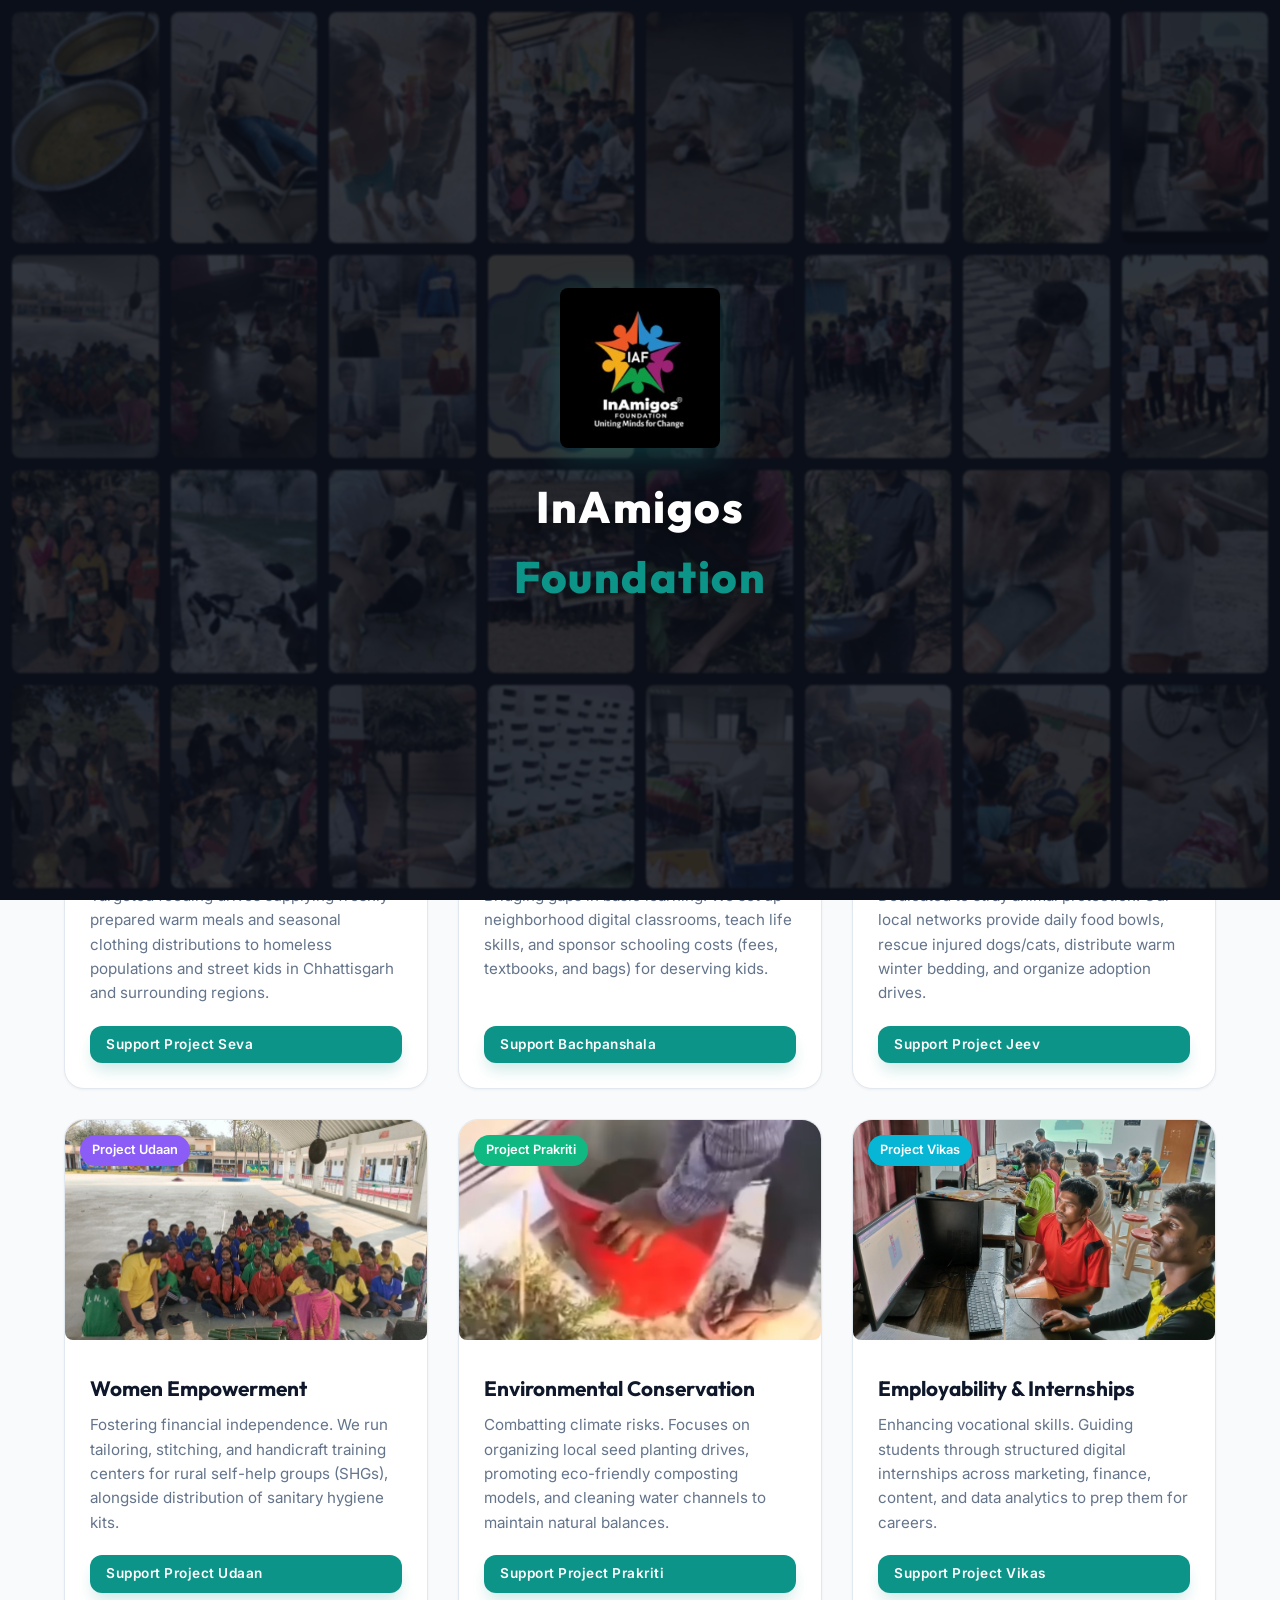
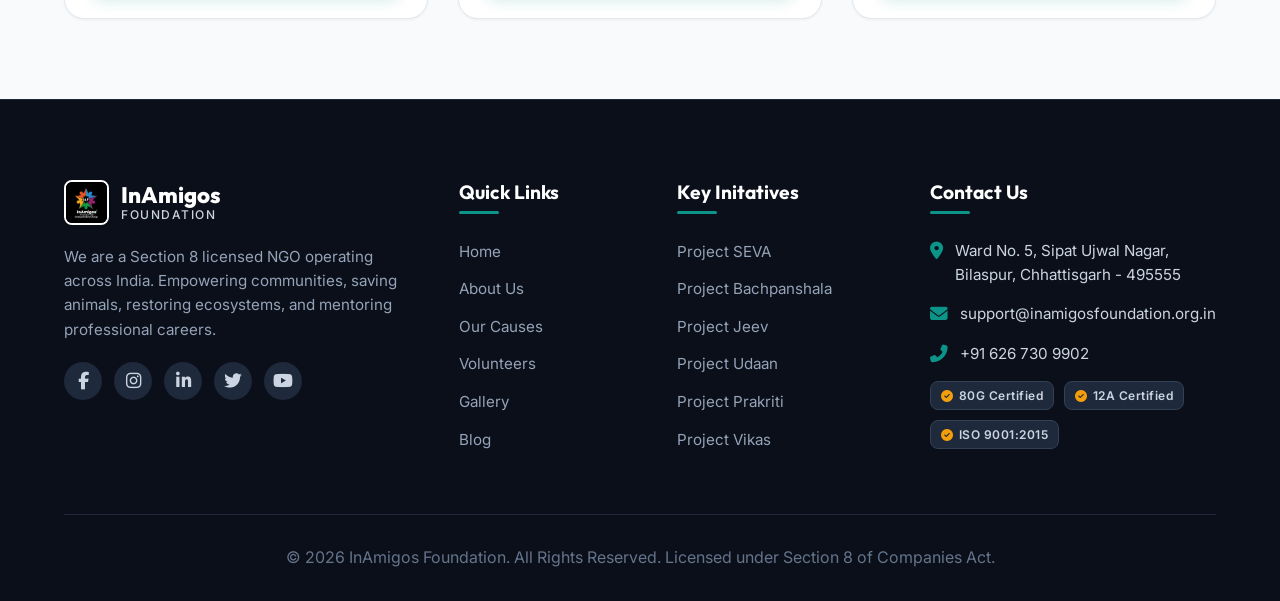
<file: causes.html>
<!DOCTYPE html>
<html lang="en" data-theme="light">
<head>
  <meta charset="UTF-8">
  <meta name="viewport" content="width=device-width, initial-scale=1.0">
  <title>Our Causes | Inamigos Foundation</title>
  <link rel="icon" type="image/png" href="favicon.png">
  <meta name="description" content="Explore the key initiatives of InAmigos Foundation: Project Seva, Bachpanshala, Jeev, Udaan, Prakriti, and Vikas. Donate or volunteer to support these causes.">
  
  <!-- CSS Stylesheets -->
  <link rel="stylesheet" href="css/style.css?v=1.2">
  <link rel="stylesheet" href="css/components.css?v=1.2">
  
  <!-- FontAwesome Icons -->
  <link rel="stylesheet" href="https://cdnjs.cloudflare.com/ajax/libs/font-awesome/6.4.0/css/all.min.css">
</head>
<body>
  <!-- Website Entry Splash Screen -->
  <div class="splash-screen" id="splashScreen">
        <div class="splash-collage">
      <img src="assets/seva_food_feed.png" alt="Community Feed">
      <img src="assets/seva_blood_donation.png" alt="Blood Donation">
      <img src="assets/bachpanshala_happiness.png" alt="Happy Kids">
      <img src="assets/gallery_kids_classroom.png" alt="Classroom Study">
      <img src="assets/jeev_animal_care.png" alt="Animal Rescue">
      <img src="assets/jeev_bird_care.png" alt="Bird Care">
      <img src="assets/prakriti_plantation.png" alt="Plantation Drive">
      <img src="assets/vikas_skills.jpg" alt="Computer Training">
      <img src="assets/gallery_crafts_workshop.png" alt="Bamboo Weaving">
      <img src="assets/gallery_kids_meals.png" alt="Warm Meals">
      <img src="assets/gallery_clothing_drive.png" alt="Clothing Distribution">
      <img src="assets/gallery_rainbow_kid.png" alt="Kid Art Painting">
      <img src="assets/gallery_clothing_drive_2.png" alt="Blanket Distribution">
      <img src="assets/gallery_kids_outdoors.jpg" alt="Outdoors Classes">
      <img src="assets/gallery_art_mentorship.png" alt="Art Mentorship">
      <img src="assets/gallery_kids_drawings.png" alt="Drawing Activities">
      <img src="assets/gallery_kids_flags.png" alt="Flag Raising">
      <img src="assets/gallery_dogs_feeding.png" alt="Dogs Feeding">
      <img src="assets/gallery_puppies_care.png" alt="Puppies Care">
      <img src="assets/gallery_ngo_ranking.png" alt="NGO Recognition">
      <img src="assets/gallery_prakriti_planting.png" alt="Planting Saplings">
      <img src="assets/gallery_prakriti_holding_plants.png" alt="Carrying Saplings">
      <img src="assets/gallery_dog_biscuits.png" alt="Dog Feeding">
      <img src="assets/gallery_child_drinking.png" alt="Child Nutrition">
      <img src="assets/gallery_kids_gathering.png" alt="Kids Gathering">
      <img src="assets/gallery_seva_packets_distribution.png" alt="Snack Distribution">
      <img src="assets/gallery_seva_biscuit_handout.png" alt="Biscuit Distribution">
      <img src="assets/gallery_seva_food_prep.png" alt="Meal Prep">
      <img src="assets/gallery_seva_hospital_care.png" alt="Hospital Care">
      <img src="assets/gallery_seva_juice_distribution.png" alt="Juice Distribution">
      <img src="assets/gallery_seva_child_snack.png" alt="Children Snacks">
      <img src="assets/gallery_seva_ration_distribution.png" alt="Ration Distribution">
    </div>
    <div class="splash-content">
      <img src="assets/logo.png" alt="InAmigos Foundation Logo" class="splash-logo">
      <div class="splash-text">InAmigos <span>Foundation</span></div>
    </div>
  </div>

  <!-- Navigation Bar -->
  <nav class="navbar">
    <div class="container">
      <a href="index.html" class="logo-container">
        <img src="assets/logo.png" alt="InAmigos Foundation Logo" class="logo-img">
        <div class="logo-text">
          InAmigos
          <span>Foundation</span>
        </div>
      </a>
      
      <ul class="nav-menu">
        <li><a href="index.html" class="nav-link">Home</a></li>
        <li><a href="about.html" class="nav-link">About Us</a></li>
        <li><a href="causes.html" class="nav-link active">Causes</a></li>
        <li><a href="volunteers.html" class="nav-link">Volunteers</a></li>
        <li><a href="gallery.html" class="nav-link">Gallery</a></li>
        <li><a href="blog.html" class="nav-link">Blog</a></li>
        <li><a href="events.html" class="nav-link">Events</a></li>
        <li><a href="contact.html" class="nav-link">Contact</a></li>
        <li><a href="donate.html" class="btn btn-primary btn-sm btn-accent nav-mobile-only">Donate Us</a></li>
      </ul>
      
      <div class="nav-actions">
        <button class="theme-toggle" id="themeToggle" aria-label="Toggle Theme">
          <i class="fas fa-moon"></i>
        </button>
        <a href="donate.html" class="btn btn-primary btn-sm btn-accent">Donate Us</a>
      </div>
      
      <div class="mobile-nav-toggle">
        <span></span>
        <span></span>
        <span></span>
      </div>
    </div>
  </nav>

  <!-- Page Hero -->
  <div class="page-hero">
    <div class="container">
      <h1 class="page-title">Our Causes</h1>
      <div class="breadcrumbs">
        <a href="index.html">Home</a>
        <i class="fas fa-chevron-right" style="font-size: 0.75rem; align-self: center;"></i>
        <span>Our Causes</span>
      </div>
    </div>
  </div>

  <!-- Causes Grid Section -->
  <section class="section">
    <div class="container">
      <div class="section-header">
        <span class="section-badge">How We Help</span>
        <h2 class="section-title">Initiatives Demanding Your Action</h2>
        <p class="section-desc">We target critical developmental and conservation needs. Choose a cause you believe in and help us create sustainable progress.</p>
      </div>
      
      <div class="grid grid-3">
        <!-- 1. Seva -->
        <div class="card-cause" id="seva">
          <img src="assets/seva_food_feed.png" alt="Project Seva" class="card-cause-img">
          <div class="card-cause-content">
            <span class="card-cause-badge" style="background-color: var(--primary);">Project Seva</span>
            <h3 class="card-cause-title" style="margin-top: 10px;">Food & Clothing Distribution</h3>
            <p class="card-cause-desc">Targeted feeding drives supplying freshly prepared warm meals and seasonal clothing distributions to homeless populations and street kids in Chhattisgarh and surrounding regions.</p>
            <div class="card-cause-progress">
              <div class="progress-header">
                <span>Goal: ₹5,00,000</span>
                <span>82% Funded</span>
              </div>
              <div class="progress-bar-bg">
                <div class="progress-bar-fill" style="width: 82%;"></div>
              </div>
            </div>
            <a href="donate.html?cause=seva" class="btn btn-primary btn-sm">Support Project Seva</a>
          </div>
        </div>
        
        <!-- 2. Bachpanshala -->
        <div class="card-cause" id="bachpanshala">
          <img src="assets/bachpanshala_happiness.png" alt="Project Bachpanshala" class="card-cause-img">
          <div class="card-cause-content">
            <span class="card-cause-badge" style="background-color: var(--secondary);">Project Bachpanshala</span>
            <h3 class="card-cause-title" style="margin-top: 10px;">Education for Underprivileged</h3>
            <p class="card-cause-desc">Bridging gaps in basic learning. We set up neighborhood digital classrooms, teach life skills, and sponsor schooling costs (fees, textbooks, and bags) for deserving kids.</p>
            <div class="card-cause-progress">
              <div class="progress-header">
                <span>Goal: ₹6,00,000</span>
                <span>95% Funded</span>
              </div>
              <div class="progress-bar-bg">
                <div class="progress-bar-fill" style="width: 95%;"></div>
              </div>
            </div>
            <a href="donate.html?cause=bachpanshala" class="btn btn-primary btn-sm">Support Bachpanshala</a>
          </div>
        </div>
        
        <!-- 3. Jeev -->
        <div class="card-cause" id="jeev">
          <img src="assets/jeev_animal_care.png" alt="Project Jeev" class="card-cause-img">
          <div class="card-cause-content">
            <span class="card-cause-badge" style="background-color: var(--accent);">Project Jeev</span>
            <h3 class="card-cause-title" style="margin-top: 10px;">Animal Rescue & Welfare</h3>
            <p class="card-cause-desc">Dedicated to stray animal protection. Our local networks provide daily food bowls, rescue injured dogs/cats, distribute warm winter bedding, and organize adoption drives.</p>
            <div class="card-cause-progress">
              <div class="progress-header">
                <span>Goal: ₹3,00,000</span>
                <span>70% Funded</span>
              </div>
              <div class="progress-bar-bg">
                <div class="progress-bar-fill" style="width: 70%;"></div>
              </div>
            </div>
            <a href="donate.html?cause=jeev" class="btn btn-primary btn-sm">Support Project Jeev</a>
          </div>
        </div>

        <!-- 4. Udaan -->
        <div class="card-cause" id="udaan">
          <img src="assets/gallery_crafts_workshop.png" alt="Project Udaan" class="card-cause-img">
          <div class="card-cause-content">
            <span class="card-cause-badge" style="background-color: #8b5cf6;">Project Udaan</span>
            <h3 class="card-cause-title" style="margin-top: 10px;">Women Empowerment</h3>
            <p class="card-cause-desc">Fostering financial independence. We run tailoring, stitching, and handicraft training centers for rural self-help groups (SHGs), alongside distribution of sanitary hygiene kits.</p>
            <div class="card-cause-progress">
              <div class="progress-header">
                <span>Goal: ₹4,00,000</span>
                <span>65% Funded</span>
              </div>
              <div class="progress-bar-bg">
                <div class="progress-bar-fill" style="width: 65%;"></div>
              </div>
            </div>
            <a href="donate.html?cause=udaan" class="btn btn-primary btn-sm">Support Project Udaan</a>
          </div>
        </div>

        <!-- 5. Prakriti -->
        <div class="card-cause" id="prakriti">
          <img src="assets/prakriti_plantation.png" alt="Project Prakriti" class="card-cause-img">
          <div class="card-cause-content">
            <span class="card-cause-badge" style="background-color: #10b981;">Project Prakriti</span>
            <h3 class="card-cause-title" style="margin-top: 10px;">Environmental Conservation</h3>
            <p class="card-cause-desc">Combatting climate risks. Focuses on organizing local seed planting drives, promoting eco-friendly composting models, and cleaning water channels to maintain natural balances.</p>
            <div class="card-cause-progress">
              <div class="progress-header">
                <span>Goal: ₹2,50,000</span>
                <span>88% Funded</span>
              </div>
              <div class="progress-bar-bg">
                <div class="progress-bar-fill" style="width: 88%;"></div>
              </div>
            </div>
            <a href="donate.html?cause=prakriti" class="btn btn-primary btn-sm">Support Project Prakriti</a>
          </div>
        </div>

        <!-- 6. Vikas -->
        <div class="card-cause" id="vikas">
          <img src="assets/vikas_skills.jpg" alt="Project Vikas" class="card-cause-img">
          <div class="card-cause-content">
            <span class="card-cause-badge" style="background-color: #06b6d4;">Project Vikas</span>
            <h3 class="card-cause-title" style="margin-top: 10px;">Employability & Internships</h3>
            <p class="card-cause-desc">Enhancing vocational skills. Guiding students through structured digital internships across marketing, finance, content, and data analytics to prep them for careers.</p>
            <div class="card-cause-progress">
              <div class="progress-header">
                <span>Goal: ₹8,00,000</span>
                <span>92% Funded</span>
              </div>
              <div class="progress-bar-bg">
                <div class="progress-bar-fill" style="width: 92%;"></div>
              </div>
            </div>
            <a href="donate.html?cause=vikas" class="btn btn-primary btn-sm">Support Project Vikas</a>
          </div>
        </div>
      </div>
    </div>
  </section>

  <!-- Footer Section -->
  <footer class="footer">
    <div class="container">
      <div class="footer-grid">
        <div class="footer-about">
          <a href="index.html" class="logo-container" style="margin-bottom: 20px;">
            <img src="assets/logo.png" alt="InAmigos Foundation Logo" class="logo-img" style="border: 2px solid white;">
            <div class="logo-text" style="color: white;">InAmigos <span style="color: #cbd5e1;">Foundation</span></div>
          </a>
          <p>We are a Section 8 licensed NGO operating across India. Empowering communities, saving animals, restoring ecosystems, and mentoring professional careers.</p>
          <div class="footer-socials">
            <a href="https://www.facebook.com/inamigos.inamigos" target="_blank" class="social-btn" aria-label="Facebook"><i class="fab fa-facebook-f"></i></a>
            <a href="https://www.instagram.com/inamigos?utm_medium=copy_link" target="_blank" class="social-btn" aria-label="Instagram"><i class="fab fa-instagram"></i></a>
            <a href="https://www.linkedin.com/company/inamigos-foundation/" target="_blank" class="social-btn" aria-label="LinkedIn"><i class="fab fa-linkedin-in"></i></a>
            <a href="https://x.com/InamigosF?s=08" target="_blank" class="social-btn" aria-label="Twitter"><i class="fab fa-twitter"></i></a>
            <a href="https://www.youtube.com/@inamigosfoundation4296" target="_blank" class="social-btn" aria-label="YouTube"><i class="fab fa-youtube"></i></a>
          </div>
        </div>
        
        <div>
          <h3 class="footer-widget-title">Quick Links</h3>
          <ul class="footer-links">
            <li><a href="index.html">Home</a></li>
            <li><a href="about.html">About Us</a></li>
            <li><a href="causes.html">Our Causes</a></li>
            <li><a href="volunteers.html">Volunteers</a></li>
            <li><a href="gallery.html">Gallery</a></li>
            <li><a href="blog.html">Blog</a></li>
          </ul>
        </div>
        
        <div>
          <h3 class="footer-widget-title">Key Initatives</h3>
          <ul class="footer-links">
            <li><a href="causes.html#seva">Project SEVA</a></li>
            <li><a href="causes.html#bachpanshala">Project Bachpanshala</a></li>
            <li><a href="causes.html#jeev">Project Jeev</a></li>
            <li><a href="causes.html#udaan">Project Udaan</a></li>
            <li><a href="causes.html#prakriti">Project Prakriti</a></li>
            <li><a href="causes.html#vikas">Project Vikas</a></li>
          </ul>
        </div>
        
        <div>
          <h3 class="footer-widget-title">Contact Us</h3>
          <div class="footer-contact-info">
            <div class="footer-contact-item">
              <i class="fas fa-map-marker-alt"></i>
              <span>Ward No. 5, Sipat Ujwal Nagar, Bilaspur, Chhattisgarh - 495555</span>
            </div>
            <div class="footer-contact-item">
              <i class="fas fa-envelope"></i>
              <span>support@inamigosfoundation.org.in</span>
            </div>
            <div class="footer-contact-item">
              <i class="fas fa-phone-alt"></i>
              <span>+91 626 730 9902</span>
            </div>
          </div>
          
          <div class="credentials-flex">
            <div class="cred-badge"><i class="fas fa-check-circle"></i> 80G Certified</div>
            <div class="cred-badge"><i class="fas fa-check-circle"></i> 12A Certified</div>
            <div class="cred-badge"><i class="fas fa-check-circle"></i> ISO 9001:2015</div>
          </div>
        </div>
      </div>
      
      <div class="footer-bottom">
        <p>&copy; 2026 InAmigos Foundation. All Rights Reserved. Licensed under Section 8 of Companies Act.</p>
      </div>
    </div>
  </footer>

  <!-- Scripts -->
  <script src="js/main.js?v=1.2"></script>
  <script src="js/interactives.js"></script>
</body>
</html>
</file>
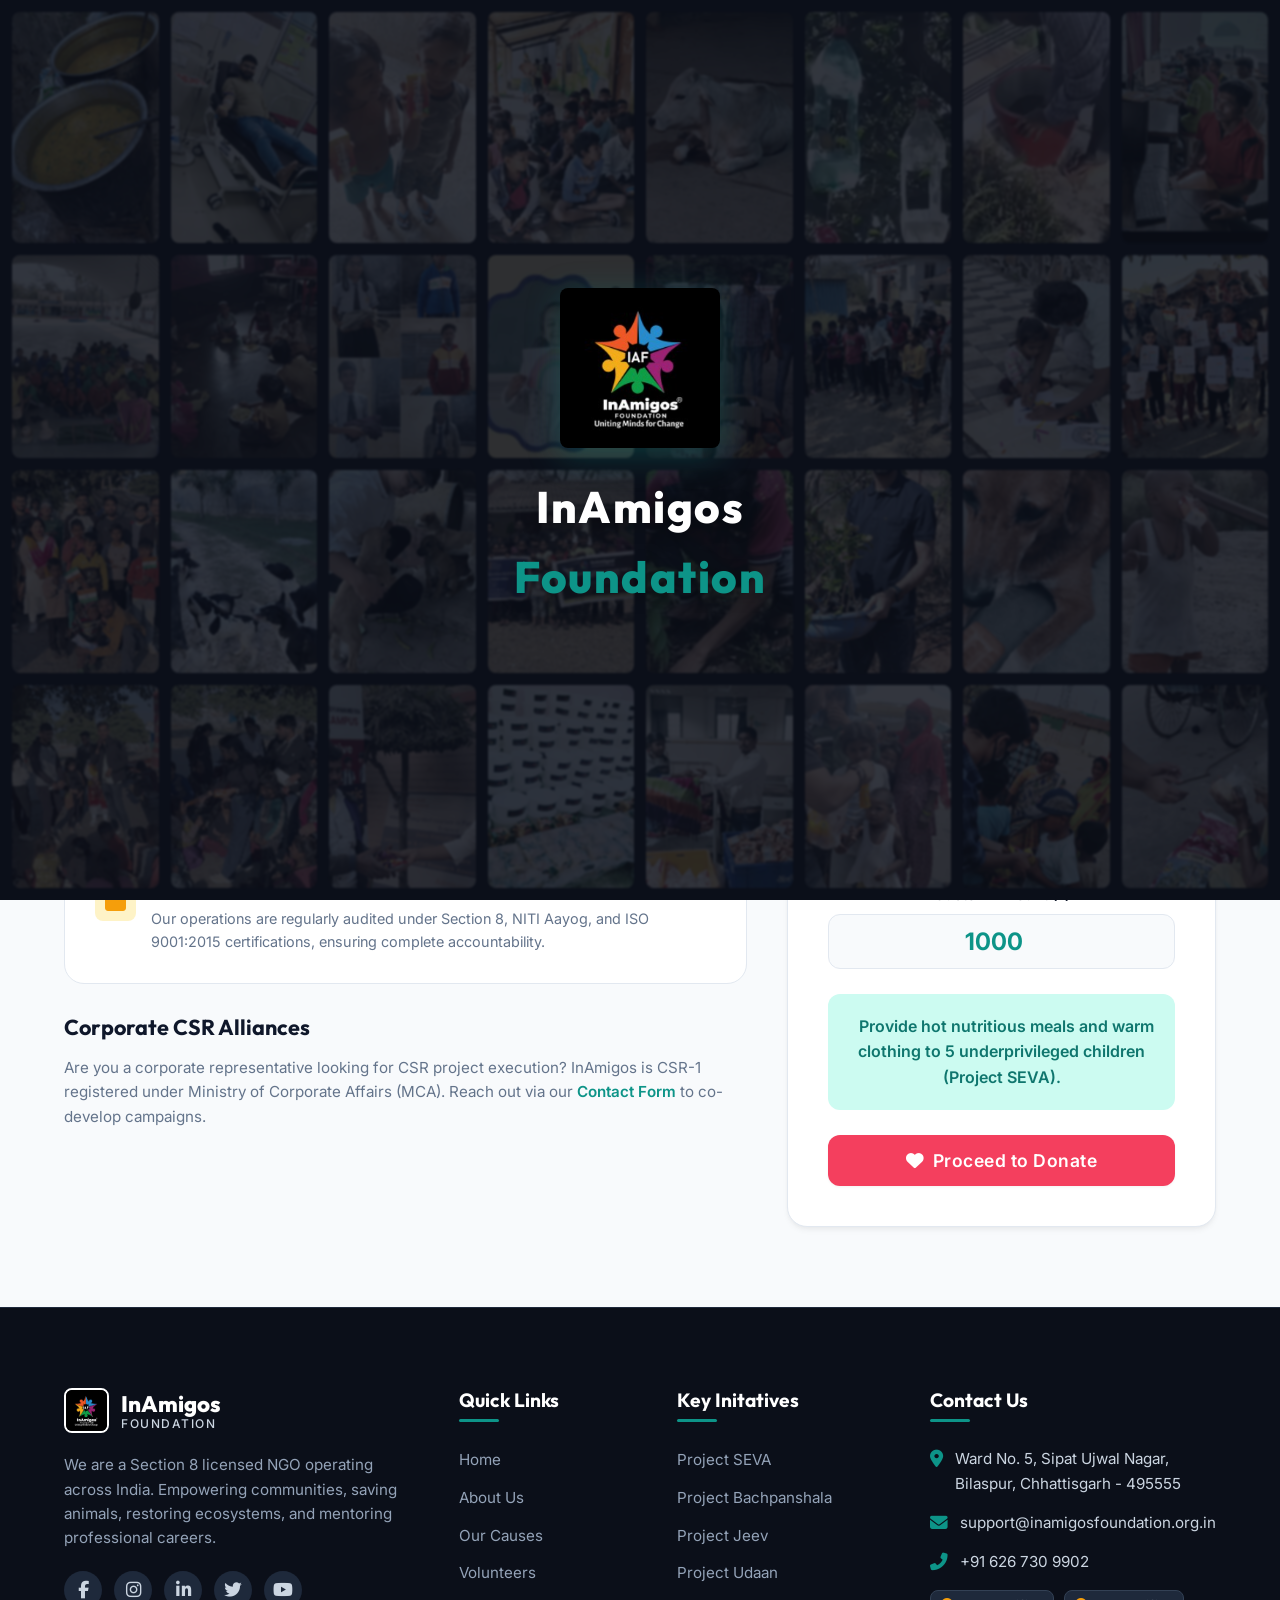
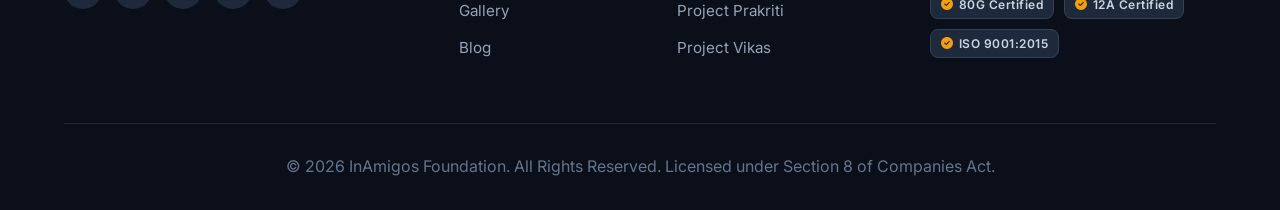
<file: donate.html>
<!DOCTYPE html>
<html lang="en" data-theme="light">
<head>
  <meta charset="UTF-8">
  <meta name="viewport" content="width=device-width, initial-scale=1.0">
  <title>Donate Us | Inamigos Foundation</title>
  <link rel="icon" type="image/png" href="favicon.png">
  <meta name="description" content="Support InAmigos Foundation. Make a tax-deductible donation. View our 80G tax benefit rules, bank accounts, and interactive impact calculator.">
  
  <!-- CSS Stylesheets -->
  <link rel="stylesheet" href="css/style.css?v=1.2">
  <link rel="stylesheet" href="css/components.css?v=1.2">
  
  <!-- FontAwesome Icons -->
  <link rel="stylesheet" href="https://cdnjs.cloudflare.com/ajax/libs/font-awesome/6.4.0/css/all.min.css">
</head>
<body>
  <!-- Website Entry Splash Screen -->
  <div class="splash-screen" id="splashScreen">
        <div class="splash-collage">
      <img src="assets/seva_food_feed.png" alt="Community Feed">
      <img src="assets/seva_blood_donation.png" alt="Blood Donation">
      <img src="assets/bachpanshala_happiness.png" alt="Happy Kids">
      <img src="assets/gallery_kids_classroom.png" alt="Classroom Study">
      <img src="assets/jeev_animal_care.png" alt="Animal Rescue">
      <img src="assets/jeev_bird_care.png" alt="Bird Care">
      <img src="assets/prakriti_plantation.png" alt="Plantation Drive">
      <img src="assets/vikas_skills.jpg" alt="Computer Training">
      <img src="assets/gallery_crafts_workshop.png" alt="Bamboo Weaving">
      <img src="assets/gallery_kids_meals.png" alt="Warm Meals">
      <img src="assets/gallery_clothing_drive.png" alt="Clothing Distribution">
      <img src="assets/gallery_rainbow_kid.png" alt="Kid Art Painting">
      <img src="assets/gallery_clothing_drive_2.png" alt="Blanket Distribution">
      <img src="assets/gallery_kids_outdoors.jpg" alt="Outdoors Classes">
      <img src="assets/gallery_art_mentorship.png" alt="Art Mentorship">
      <img src="assets/gallery_kids_drawings.png" alt="Drawing Activities">
      <img src="assets/gallery_kids_flags.png" alt="Flag Raising">
      <img src="assets/gallery_dogs_feeding.png" alt="Dogs Feeding">
      <img src="assets/gallery_puppies_care.png" alt="Puppies Care">
      <img src="assets/gallery_ngo_ranking.png" alt="NGO Recognition">
      <img src="assets/gallery_prakriti_planting.png" alt="Planting Saplings">
      <img src="assets/gallery_prakriti_holding_plants.png" alt="Carrying Saplings">
      <img src="assets/gallery_dog_biscuits.png" alt="Dog Feeding">
      <img src="assets/gallery_child_drinking.png" alt="Child Nutrition">
      <img src="assets/gallery_kids_gathering.png" alt="Kids Gathering">
      <img src="assets/gallery_seva_packets_distribution.png" alt="Snack Distribution">
      <img src="assets/gallery_seva_biscuit_handout.png" alt="Biscuit Distribution">
      <img src="assets/gallery_seva_food_prep.png" alt="Meal Prep">
      <img src="assets/gallery_seva_hospital_care.png" alt="Hospital Care">
      <img src="assets/gallery_seva_juice_distribution.png" alt="Juice Distribution">
      <img src="assets/gallery_seva_child_snack.png" alt="Children Snacks">
      <img src="assets/gallery_seva_ration_distribution.png" alt="Ration Distribution">
    </div>
    <div class="splash-content">
      <img src="assets/logo.png" alt="InAmigos Foundation Logo" class="splash-logo">
      <div class="splash-text">InAmigos <span>Foundation</span></div>
    </div>
  </div>

  <!-- Navigation Bar -->
  <nav class="navbar">
    <div class="container">
      <a href="index.html" class="logo-container">
        <img src="assets/logo.png" alt="InAmigos Foundation Logo" class="logo-img">
        <div class="logo-text">
          InAmigos
          <span>Foundation</span>
        </div>
      </a>
      
      <ul class="nav-menu">
        <li><a href="index.html" class="nav-link">Home</a></li>
        <li><a href="about.html" class="nav-link">About Us</a></li>
        <li><a href="causes.html" class="nav-link">Causes</a></li>
        <li><a href="volunteers.html" class="nav-link">Volunteers</a></li>
        <li><a href="gallery.html" class="nav-link">Gallery</a></li>
        <li><a href="blog.html" class="nav-link">Blog</a></li>
        <li><a href="events.html" class="nav-link">Events</a></li>
        <li><a href="contact.html" class="nav-link">Contact</a></li>
        <li><a href="donate.html" class="btn btn-primary btn-sm btn-accent nav-mobile-only active">Donate Us</a></li>
      </ul>
      
      <div class="nav-actions">
        <button class="theme-toggle" id="themeToggle" aria-label="Toggle Theme">
          <i class="fas fa-moon"></i>
        </button>
        <a href="donate.html" class="btn btn-primary btn-sm btn-accent">Donate Us</a>
      </div>
      
      <div class="mobile-nav-toggle">
        <span></span>
        <span></span>
        <span></span>
      </div>
    </div>
  </nav>

  <!-- Page Hero -->
  <div class="page-hero">
    <div class="container">
      <h1 class="page-title">Donate Us</h1>
      <div class="breadcrumbs">
        <a href="index.html">Home</a>
        <i class="fas fa-chevron-right" style="font-size: 0.75rem; align-self: center;"></i>
        <span>Donate Us</span>
      </div>
    </div>
  </div>

  <!-- Main Donation Section -->
  <section class="section">
    <div class="container">
      <div class="section-header" style="max-width: 800px;">
        <span class="section-badge">Make A Difference</span>
        <h2 class="section-title">Support Our Mission Across India</h2>
        <p class="section-desc">We work transparently to ensure that 100% of your contributions go directly into field implementations. Benefit from tax exemptions under Section 80G.</p>
      </div>

      <div class="donation-grid">
        
        <!-- Info / Tax Column -->
        <div>
          <h3 style="font-size: 1.5rem; margin-bottom: 15px;">Why Donate to InAmigos?</h3>
          <p style="margin-bottom: 20px;">Every small contribution adds up to drive massive social and environmental campaigns. Your funding helps buy food packets, print study worksheets, fund animal veterinary operations, buy plant seeds, and sponsor technical courses for youth.</p>
          
          <div style="background-color: var(--bg-card); padding: 30px; border-radius: var(--radius-lg); border: 1px solid var(--border); margin-bottom: 30px; position: relative;">
            <div style="display: flex; gap: 15px; align-items: flex-start; margin-bottom: 15px;">
              <i class="fas fa-percent" style="font-size: 1.5rem; color: var(--primary); background-color: var(--primary-light); padding: 10px; border-radius: var(--radius-sm);"></i>
              <div>
                <h4 style="margin-bottom: 5px;">80G Tax Deductions</h4>
                <p style="font-size: 0.9rem;">As a certified non-profit organization, all donations made to InAmigos Foundation are eligible for 50% tax deductions under Section 80G of the Indian Income Tax Act. We provide official receipts immediately.</p>
              </div>
            </div>
            
            <div style="display: flex; gap: 15px; align-items: flex-start;">
              <i class="fas fa-lock" style="font-size: 1.5rem; color: var(--secondary); background-color: var(--secondary-light); padding: 10px; border-radius: var(--radius-sm);"></i>
              <div>
                <h4 style="margin-bottom: 5px;">Secure & Audited</h4>
                <p style="font-size: 0.9rem;">Our operations are regularly audited under Section 8, NITI Aayog, and ISO 9001:2015 certifications, ensuring complete accountability.</p>
              </div>
            </div>
          </div>

          <h3 style="font-size: 1.35rem; margin-bottom: 15px;">Corporate CSR Alliances</h3>
          <p style="font-size: 0.95rem; margin-bottom: 25px;">Are you a corporate representative looking for CSR project execution? InAmigos is CSR-1 registered under Ministry of Corporate Affairs (MCA). Reach out via our <a href="contact.html" style="color: var(--primary); font-weight: 600;">Contact Form</a> to co-develop campaigns.</p>
        </div>

        <!-- Calculator Column -->
        <div class="donation-calc">
          <h3 style="font-size: 1.4rem; margin-bottom: 10px; text-align: center;">Donation Calculator</h3>
          <p style="color: var(--text-muted); font-size: 0.85rem; text-align: center; margin-bottom: 25px;">Select a preset amount or input a custom sum in INR (₹) to see the specific social impact.</p>
          
          <div class="tier-buttons">
            <button class="tier-btn active" data-value="1000">₹1,000</button>
            <button class="tier-btn" data-value="2500">₹2,500</button>
            <button class="tier-btn" data-value="5000">₹5,000</button>
            <button class="tier-btn" data-value="10000">₹10,000</button>
            <button class="tier-btn" data-value="20000">₹20,000</button>
            <button class="tier-btn" data-value="50000">₹50,000</button>
          </div>

          <div class="form-group" style="margin-bottom: 25px;">
            <label class="form-label" style="text-align: center; display: block;">Custom Amount (₹)</label>
            <input type="number" class="form-control" id="donationCustom" value="1000" style="text-align: center; font-size: 1.5rem; font-weight: bold; color: var(--primary);" min="1">
          </div>

          <div class="donation-impact">
            <i class="fas fa-sparkles" style="margin-right: 5px;"></i>
            <span id="donationImpactText">Provide hot nutritious meals and warm clothing to 5 underprivileged children (Project SEVA).</span>
          </div>

          <button class="btn btn-accent" id="btnDonateSubmit" style="width: 100%; justify-content: center; font-size: 1.1rem; padding: 15px 0;"><i class="fas fa-heart"></i> Proceed to Donate</button>
        </div>

      </div>
    </div>
  </section>

  <!-- Footer Section -->
  <footer class="footer">
    <div class="container">
      <div class="footer-grid">
        <div class="footer-about">
          <a href="index.html" class="logo-container" style="margin-bottom: 20px;">
            <img src="assets/logo.png" alt="InAmigos Foundation Logo" class="logo-img" style="border: 2px solid white;">
            <div class="logo-text" style="color: white;">InAmigos <span style="color: #cbd5e1;">Foundation</span></div>
          </a>
          <p>We are a Section 8 licensed NGO operating across India. Empowering communities, saving animals, restoring ecosystems, and mentoring professional careers.</p>
          <div class="footer-socials">
            <a href="https://www.facebook.com/inamigos.inamigos" target="_blank" class="social-btn" aria-label="Facebook"><i class="fab fa-facebook-f"></i></a>
            <a href="https://www.instagram.com/inamigos?utm_medium=copy_link" target="_blank" class="social-btn" aria-label="Instagram"><i class="fab fa-instagram"></i></a>
            <a href="https://www.linkedin.com/company/inamigos-foundation/" target="_blank" class="social-btn" aria-label="LinkedIn"><i class="fab fa-linkedin-in"></i></a>
            <a href="https://x.com/InamigosF?s=08" target="_blank" class="social-btn" aria-label="Twitter"><i class="fab fa-twitter"></i></a>
            <a href="https://www.youtube.com/@inamigosfoundation4296" target="_blank" class="social-btn" aria-label="YouTube"><i class="fab fa-youtube"></i></a>
          </div>
        </div>
        
        <div>
          <h3 class="footer-widget-title">Quick Links</h3>
          <ul class="footer-links">
            <li><a href="index.html">Home</a></li>
            <li><a href="about.html">About Us</a></li>
            <li><a href="causes.html">Our Causes</a></li>
            <li><a href="volunteers.html">Volunteers</a></li>
            <li><a href="gallery.html">Gallery</a></li>
            <li><a href="blog.html">Blog</a></li>
          </ul>
        </div>
        
        <div>
          <h3 class="footer-widget-title">Key Initatives</h3>
          <ul class="footer-links">
            <li><a href="causes.html#seva">Project SEVA</a></li>
            <li><a href="causes.html#bachpanshala">Project Bachpanshala</a></li>
            <li><a href="causes.html#jeev">Project Jeev</a></li>
            <li><a href="causes.html#udaan">Project Udaan</a></li>
            <li><a href="causes.html#prakriti">Project Prakriti</a></li>
            <li><a href="causes.html#vikas">Project Vikas</a></li>
          </ul>
        </div>
        
        <div>
          <h3 class="footer-widget-title">Contact Us</h3>
          <div class="footer-contact-info">
            <div class="footer-contact-item">
              <i class="fas fa-map-marker-alt"></i>
              <span>Ward No. 5, Sipat Ujwal Nagar, Bilaspur, Chhattisgarh - 495555</span>
            </div>
            <div class="footer-contact-item">
              <i class="fas fa-envelope"></i>
              <span>support@inamigosfoundation.org.in</span>
            </div>
            <div class="footer-contact-item">
              <i class="fas fa-phone-alt"></i>
              <span>+91 626 730 9902</span>
            </div>
          </div>
          
          <div class="credentials-flex">
            <div class="cred-badge"><i class="fas fa-check-circle"></i> 80G Certified</div>
            <div class="cred-badge"><i class="fas fa-check-circle"></i> 12A Certified</div>
            <div class="cred-badge"><i class="fas fa-check-circle"></i> ISO 9001:2015</div>
          </div>
        </div>
      </div>
      
      <div class="footer-bottom">
        <p>&copy; 2026 InAmigos Foundation. All Rights Reserved. Licensed under Section 8 of Companies Act.</p>
      </div>
    </div>
  </footer>

  <!-- Scripts -->
  <script src="js/main.js?v=1.2"></script>
  <script src="js/interactives.js"></script>
  <script>
    // Bind preset calculation checks on load based on query params if any
    document.addEventListener('DOMContentLoaded', () => {
      const urlParams = new URLSearchParams(window.location.search);
      const cause = urlParams.get('cause');
      if (cause) {
        // Map of causes to their typical tier buttons
        const presetMapping = {
          'seva': '1000',
          'bachpanshala': '2500',
          'jeev': '5000',
          'udaan': '10000',
          'prakriti': '20000',
          'vikas': '50000'
        };
        const targetVal = presetMapping[cause];
        if (targetVal) {
          const btn = document.querySelector(`.tier-btn[data-value="${targetVal}"]`);
          if (btn) btn.click();
        }
      }
    });
  </script>
</body>
</html>
</file>
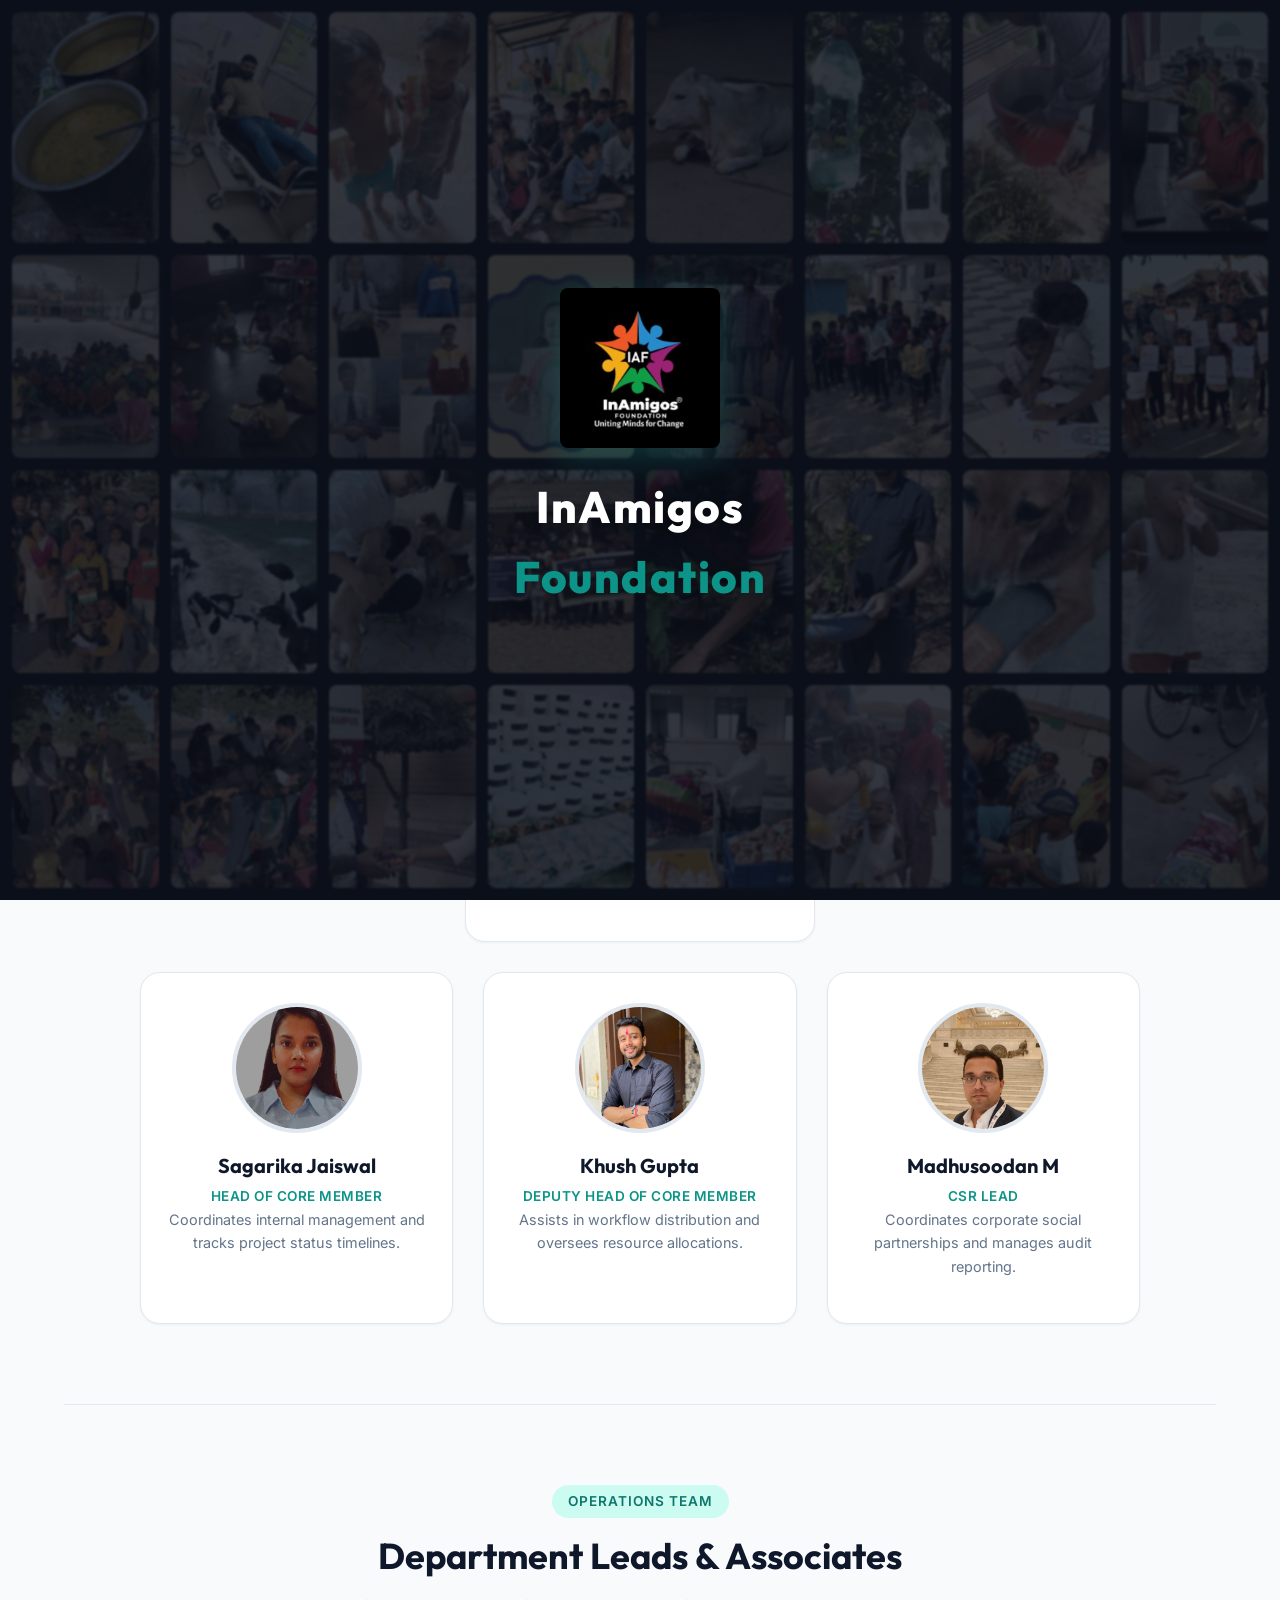
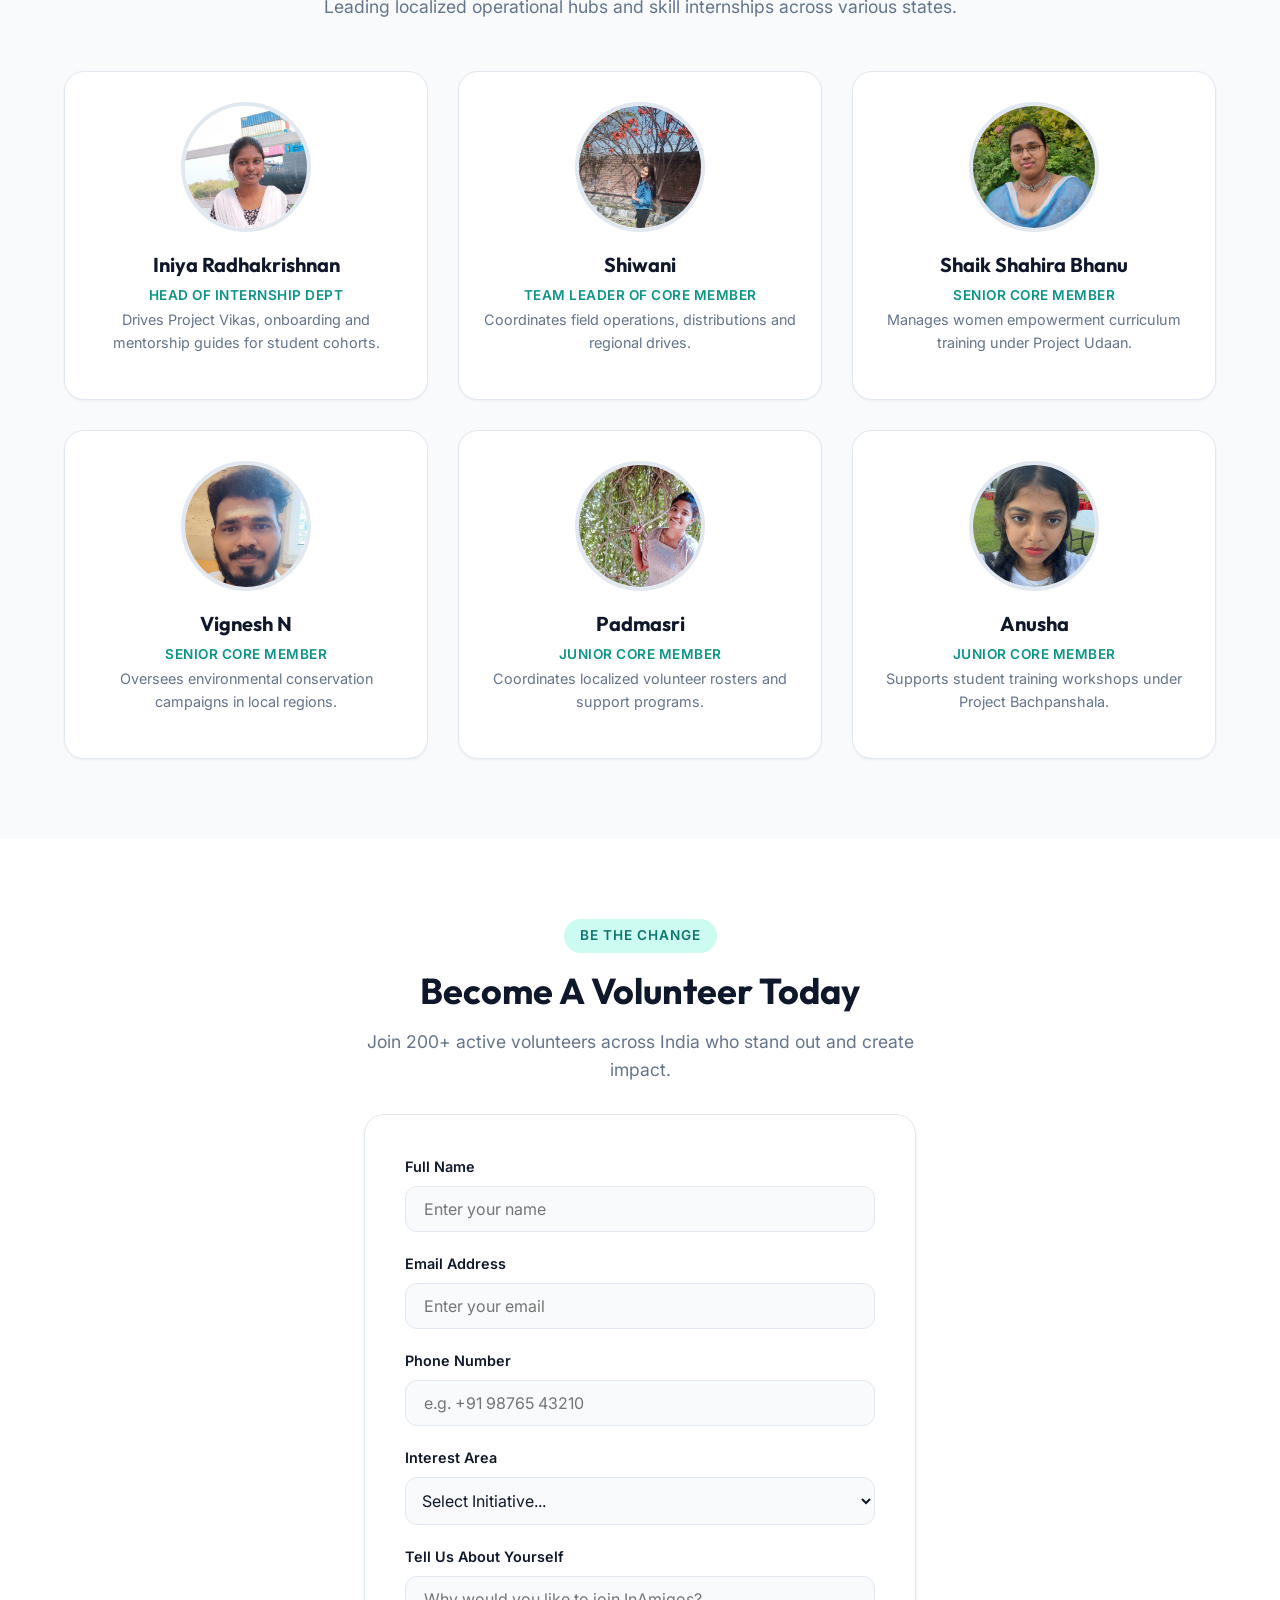
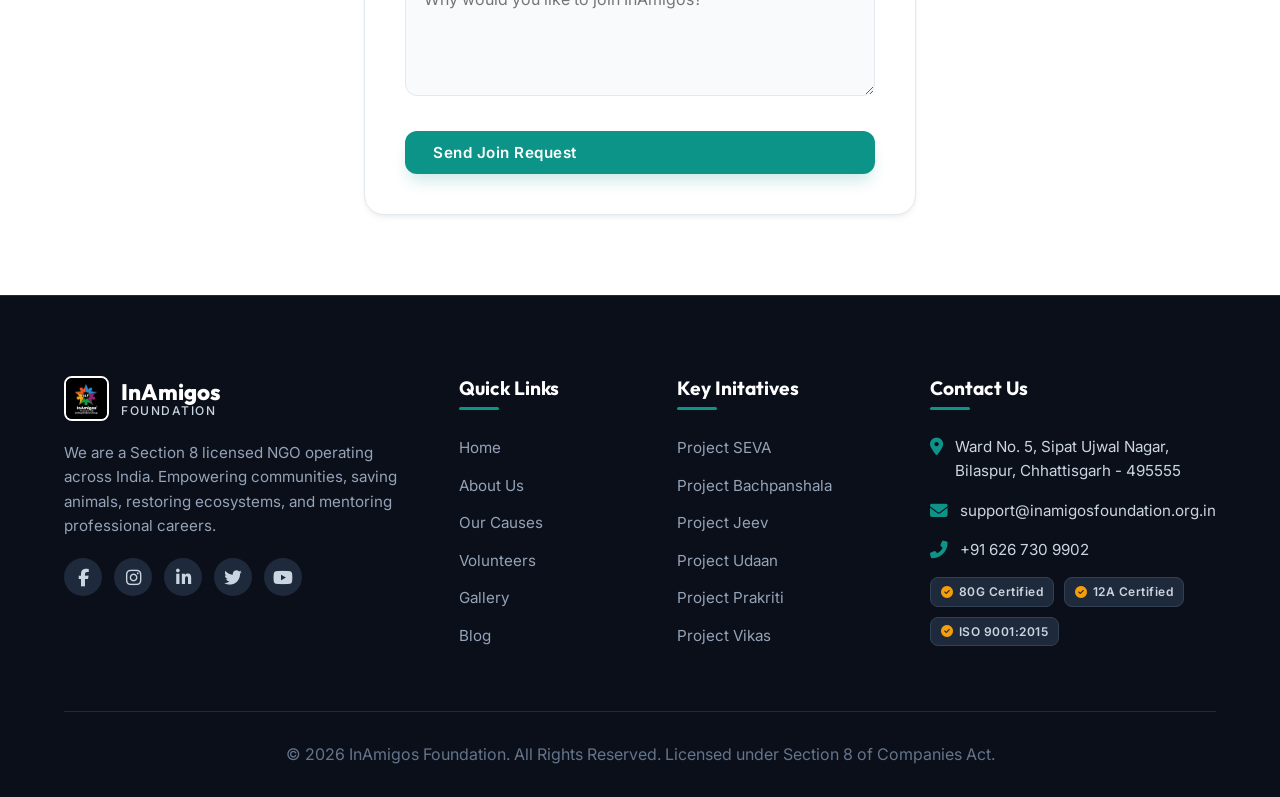
<file: volunteers.html>
<!DOCTYPE html>
<html lang="en" data-theme="light">
<head>
  <meta charset="UTF-8">
  <meta name="viewport" content="width=device-width, initial-scale=1.0">
  <title>Our Volunteers & Team | Inamigos Foundation</title>
  <link rel="icon" type="image/png" href="favicon.png">
  <meta name="description" content="Meet the core team and volunteer leads of InAmigos Foundation. Join our volunteer network to support community actions.">
  
  <!-- CSS Stylesheets -->
  <link rel="stylesheet" href="css/style.css?v=1.2">
  <link rel="stylesheet" href="css/components.css?v=1.2">
  
  <!-- FontAwesome Icons -->
  <link rel="stylesheet" href="https://cdnjs.cloudflare.com/ajax/libs/font-awesome/6.4.0/css/all.min.css">
</head>
<body>
  <!-- Website Entry Splash Screen -->
  <div class="splash-screen" id="splashScreen">
        <div class="splash-collage">
      <img src="assets/seva_food_feed.png" alt="Community Feed">
      <img src="assets/seva_blood_donation.png" alt="Blood Donation">
      <img src="assets/bachpanshala_happiness.png" alt="Happy Kids">
      <img src="assets/gallery_kids_classroom.png" alt="Classroom Study">
      <img src="assets/jeev_animal_care.png" alt="Animal Rescue">
      <img src="assets/jeev_bird_care.png" alt="Bird Care">
      <img src="assets/prakriti_plantation.png" alt="Plantation Drive">
      <img src="assets/vikas_skills.jpg" alt="Computer Training">
      <img src="assets/gallery_crafts_workshop.png" alt="Bamboo Weaving">
      <img src="assets/gallery_kids_meals.png" alt="Warm Meals">
      <img src="assets/gallery_clothing_drive.png" alt="Clothing Distribution">
      <img src="assets/gallery_rainbow_kid.png" alt="Kid Art Painting">
      <img src="assets/gallery_clothing_drive_2.png" alt="Blanket Distribution">
      <img src="assets/gallery_kids_outdoors.jpg" alt="Outdoors Classes">
      <img src="assets/gallery_art_mentorship.png" alt="Art Mentorship">
      <img src="assets/gallery_kids_drawings.png" alt="Drawing Activities">
      <img src="assets/gallery_kids_flags.png" alt="Flag Raising">
      <img src="assets/gallery_dogs_feeding.png" alt="Dogs Feeding">
      <img src="assets/gallery_puppies_care.png" alt="Puppies Care">
      <img src="assets/gallery_ngo_ranking.png" alt="NGO Recognition">
      <img src="assets/gallery_prakriti_planting.png" alt="Planting Saplings">
      <img src="assets/gallery_prakriti_holding_plants.png" alt="Carrying Saplings">
      <img src="assets/gallery_dog_biscuits.png" alt="Dog Feeding">
      <img src="assets/gallery_child_drinking.png" alt="Child Nutrition">
      <img src="assets/gallery_kids_gathering.png" alt="Kids Gathering">
      <img src="assets/gallery_seva_packets_distribution.png" alt="Snack Distribution">
      <img src="assets/gallery_seva_biscuit_handout.png" alt="Biscuit Distribution">
      <img src="assets/gallery_seva_food_prep.png" alt="Meal Prep">
      <img src="assets/gallery_seva_hospital_care.png" alt="Hospital Care">
      <img src="assets/gallery_seva_juice_distribution.png" alt="Juice Distribution">
      <img src="assets/gallery_seva_child_snack.png" alt="Children Snacks">
      <img src="assets/gallery_seva_ration_distribution.png" alt="Ration Distribution">
    </div>
    <div class="splash-content">
      <img src="assets/logo.png" alt="InAmigos Foundation Logo" class="splash-logo">
      <div class="splash-text">InAmigos <span>Foundation</span></div>
    </div>
  </div>

  <!-- Navigation Bar -->
  <nav class="navbar">
    <div class="container">
      <a href="index.html" class="logo-container">
        <img src="assets/logo.png" alt="InAmigos Foundation Logo" class="logo-img">
        <div class="logo-text">
          InAmigos
          <span>Foundation</span>
        </div>
      </a>
      
      <ul class="nav-menu">
        <li><a href="index.html" class="nav-link">Home</a></li>
        <li><a href="about.html" class="nav-link">About Us</a></li>
        <li><a href="causes.html" class="nav-link">Causes</a></li>
        <li><a href="volunteers.html" class="nav-link active">Volunteers</a></li>
        <li><a href="gallery.html" class="nav-link">Gallery</a></li>
        <li><a href="blog.html" class="nav-link">Blog</a></li>
        <li><a href="events.html" class="nav-link">Events</a></li>
        <li><a href="contact.html" class="nav-link">Contact</a></li>
        <li><a href="donate.html" class="btn btn-primary btn-sm btn-accent nav-mobile-only">Donate Us</a></li>
      </ul>
      
      <div class="nav-actions">
        <button class="theme-toggle" id="themeToggle" aria-label="Toggle Theme">
          <i class="fas fa-moon"></i>
        </button>
        <a href="donate.html" class="btn btn-primary btn-sm btn-accent">Donate Us</a>
      </div>
      
      <div class="mobile-nav-toggle">
        <span></span>
        <span></span>
        <span></span>
      </div>
    </div>
  </nav>

  <!-- Page Hero -->
  <div class="page-hero">
    <div class="container">
      <h1 class="page-title">Our Volunteers</h1>
      <div class="breadcrumbs">
        <a href="index.html">Home</a>
        <i class="fas fa-chevron-right" style="font-size: 0.75rem; align-self: center;"></i>
        <span>Volunteers</span>
      </div>
    </div>
  </div>

  <!-- Leadership Grid -->
  <section class="section">
    <div class="container">
      <div class="section-header">
        <span class="section-badge">Leadership</span>
        <h2 class="section-title">Core Management</h2>
        <p class="section-desc">Guiding the foundation with clear vision, transparent operations, and strategic impact focus.</p>
      </div>
      
      <div class="grid grid-3" style="max-width: 1000px; margin: 0 auto 80px auto;">
        <!-- Govind Shukla -->
        <div class="card-volunteer" style="grid-column: span 3; max-width: 350px; margin: 0 auto;">
          <img src="assets/team_govind.png" class="volunteer-avatar" alt="Govind Shukla">
          <h3 class="volunteer-name">Govind Shukla</h3>
          <span class="volunteer-role">Founder and CEO</span>
          <p style="font-size: 0.9rem; margin-bottom: 15px;">Establishes core foundation direction, builds external collaborations, and maintains corporate CSR alliances.</p>
          
        </div>

        <!-- Sagarika Jaiswal -->
        <div class="card-volunteer">
          <img src="assets/team_sagarika.png" class="volunteer-avatar" alt="Sagarika Jaiswal">
          <h3 class="volunteer-name">Sagarika Jaiswal</h3>
          <span class="volunteer-role">Head of Core Member</span>
          <p style="font-size: 0.9rem; margin-bottom: 15px;">Coordinates internal management and tracks project status timelines.</p>
          
        </div>

        <!-- Khush Gupta -->
        <div class="card-volunteer">
          <img src="assets/team_khush.png" class="volunteer-avatar" alt="Khush Gupta">
          <h3 class="volunteer-name">Khush Gupta</h3>
          <span class="volunteer-role">Deputy Head of Core Member</span>
          <p style="font-size: 0.9rem; margin-bottom: 15px;">Assists in workflow distribution and oversees resource allocations.</p>
          
        </div>

        <!-- Madhusoodan M -->
        <div class="card-volunteer">
          <img src="assets/team_madhusoodan.png" class="volunteer-avatar" alt="Madhusoodan M">
          <h3 class="volunteer-name">Madhusoodan M</h3>
          <span class="volunteer-role">CSR Lead</span>
          <p style="font-size: 0.9rem; margin-bottom: 15px;">Coordinates corporate social partnerships and manages audit reporting.</p>
          
        </div>
      </div>
      
      <hr style="border: 0; border-top: 1px solid var(--border); margin-bottom: 80px;">

      <!-- Department Heads & Core Members -->
      <div class="section-header">
        <span class="section-badge">Operations Team</span>
        <h2 class="section-title">Department Leads & Associates</h2>
        <p class="section-desc">Leading localized operational hubs and skill internships across various states.</p>
      </div>

      <div class="grid grid-3">
        <!-- Iniya Radhakrishnan -->
        <div class="card-volunteer">
          <img src="assets/team_iniya.png" class="volunteer-avatar" alt="Iniya Radhakrishnan">
          <h3 class="volunteer-name">Iniya Radhakrishnan</h3>
          <span class="volunteer-role">Head of Internship Dept</span>
          <p style="font-size: 0.9rem; margin-bottom: 15px;">Drives Project Vikas, onboarding and mentorship guides for student cohorts.</p>
          
        </div>

        <!-- Shiwani -->
        <div class="card-volunteer">
          <img src="assets/team_shivani.png" class="volunteer-avatar" alt="Shiwani">
          <h3 class="volunteer-name">Shiwani</h3>
          <span class="volunteer-role">Team Leader of Core Member</span>
          <p style="font-size: 0.9rem; margin-bottom: 15px;">Coordinates field operations, distributions and regional drives.</p>
          
        </div>

        <!-- Shaik Shahira Bhanu -->
        <div class="card-volunteer">
          <img src="assets/team_shaikh.png" class="volunteer-avatar" alt="Shaik Shahira Bhanu">
          <h3 class="volunteer-name">Shaik Shahira Bhanu</h3>
          <span class="volunteer-role">Senior Core Member</span>
          <p style="font-size: 0.9rem; margin-bottom: 15px;">Manages women empowerment curriculum training under Project Udaan.</p>
          
        </div>

        <!-- Vignesh N -->
        <div class="card-volunteer">
          <img src="assets/team_vignesh.png" class="volunteer-avatar" alt="Vignesh N">
          <h3 class="volunteer-name">Vignesh N</h3>
          <span class="volunteer-role">Senior Core Member</span>
          <p style="font-size: 0.9rem; margin-bottom: 15px;">Oversees environmental conservation campaigns in local regions.</p>
          
        </div>

        <!-- Padmasri -->
        <div class="card-volunteer">
          <img src="assets/team_padmasri.png" class="volunteer-avatar" alt="Padmasri">
          <h3 class="volunteer-name">Padmasri</h3>
          <span class="volunteer-role">Junior Core Member</span>
          <p style="font-size: 0.9rem; margin-bottom: 15px;">Coordinates localized volunteer rosters and support programs.</p>
          
        </div>

        <!-- Anusha -->
        <div class="card-volunteer">
          <img src="assets/team_anusha.png" class="volunteer-avatar" alt="Anusha">
          <h3 class="volunteer-name">Anusha</h3>
          <span class="volunteer-role">Junior Core Member</span>
          <p style="font-size: 0.9rem; margin-bottom: 15px;">Supports student training workshops under Project Bachpanshala.</p>
          
        </div>
      </div>
    </div>
  </section>

  <!-- Volunteer Join Form Section -->
  <section class="section section-bg-alt" id="join-section">
    <div class="container" style="max-width: 600px;">
      <div class="section-header" style="margin-bottom: 30px;">
        <span class="section-badge">Be the Change</span>
        <h2 class="section-title">Become A Volunteer Today</h2>
        <p class="section-desc">Join 200+ active volunteers across India who stand out and create impact.</p>
      </div>

      <div style="background-color: var(--bg-card); padding: 40px; border-radius: var(--radius-lg); border: 1px solid var(--border); box-shadow: var(--shadow-md);">
        <form id="volunteerPageForm">
          <div class="form-group">
            <label class="form-label">Full Name</label>
            <input type="text" class="form-control" id="vpName" placeholder="Enter your name" required>
          </div>
          <div class="form-group">
            <label class="form-label">Email Address</label>
            <input type="email" class="form-control" id="vpEmail" placeholder="Enter your email" required>
          </div>
          <div class="form-group">
            <label class="form-label">Phone Number</label>
            <input type="tel" class="form-control" id="vpPhone" placeholder="e.g. +91 98765 43210" required>
          </div>
          <div class="form-group">
            <label class="form-label">Interest Area</label>
            <select class="form-control" style="appearance: auto; padding: 12px;" required>
              <option value="">Select Initiative...</option>
              <option value="seva">Project Seva (Food & Clothing)</option>
              <option value="bachpanshala">Project Bachpanshala (Education)</option>
              <option value="jeev">Project Jeev (Animal Welfare)</option>
              <option value="udaan">Project Udaan (Women Empowerment)</option>
              <option value="prakriti">Project Prakriti (Conservation)</option>
              <option value="vikas">Project Vikas (Internship/Skills)</option>
            </select>
          </div>
          <div class="form-group">
            <label class="form-label">Tell Us About Yourself</label>
            <textarea class="form-control" placeholder="Why would you like to join InAmigos?" required></textarea>
          </div>
          <button type="submit" class="btn btn-primary" style="width: 100%; margin-top: 15px;">Send Join Request</button>
        </form>
      </div>
    </div>
  </section>

  <!-- Footer Section -->
  <footer class="footer">
    <div class="container">
      <div class="footer-grid">
        <div class="footer-about">
          <a href="index.html" class="logo-container" style="margin-bottom: 20px;">
            <img src="assets/logo.png" alt="InAmigos Foundation Logo" class="logo-img" style="border: 2px solid white;">
            <div class="logo-text" style="color: white;">InAmigos <span style="color: #cbd5e1;">Foundation</span></div>
          </a>
          <p>We are a Section 8 licensed NGO operating across India. Empowering communities, saving animals, restoring ecosystems, and mentoring professional careers.</p>
          <div class="footer-socials">
            <a href="https://www.facebook.com/inamigos.inamigos" target="_blank" class="social-btn" aria-label="Facebook"><i class="fab fa-facebook-f"></i></a>
            <a href="https://www.instagram.com/inamigos?utm_medium=copy_link" target="_blank" class="social-btn" aria-label="Instagram"><i class="fab fa-instagram"></i></a>
            <a href="https://www.linkedin.com/company/inamigos-foundation/" target="_blank" class="social-btn" aria-label="LinkedIn"><i class="fab fa-linkedin-in"></i></a>
            <a href="https://x.com/InamigosF?s=08" target="_blank" class="social-btn" aria-label="Twitter"><i class="fab fa-twitter"></i></a>
            <a href="https://www.youtube.com/@inamigosfoundation4296" target="_blank" class="social-btn" aria-label="YouTube"><i class="fab fa-youtube"></i></a>
          </div>
        </div>
        
        <div>
          <h3 class="footer-widget-title">Quick Links</h3>
          <ul class="footer-links">
            <li><a href="index.html">Home</a></li>
            <li><a href="about.html">About Us</a></li>
            <li><a href="causes.html">Our Causes</a></li>
            <li><a href="volunteers.html">Volunteers</a></li>
            <li><a href="gallery.html">Gallery</a></li>
            <li><a href="blog.html">Blog</a></li>
          </ul>
        </div>
        
        <div>
          <h3 class="footer-widget-title">Key Initatives</h3>
          <ul class="footer-links">
            <li><a href="causes.html#seva">Project SEVA</a></li>
            <li><a href="causes.html#bachpanshala">Project Bachpanshala</a></li>
            <li><a href="causes.html#jeev">Project Jeev</a></li>
            <li><a href="causes.html#udaan">Project Udaan</a></li>
            <li><a href="causes.html#prakriti">Project Prakriti</a></li>
            <li><a href="causes.html#vikas">Project Vikas</a></li>
          </ul>
        </div>
        
        <div>
          <h3 class="footer-widget-title">Contact Us</h3>
          <div class="footer-contact-info">
            <div class="footer-contact-item">
              <i class="fas fa-map-marker-alt"></i>
              <span>Ward No. 5, Sipat Ujwal Nagar, Bilaspur, Chhattisgarh - 495555</span>
            </div>
            <div class="footer-contact-item">
              <i class="fas fa-envelope"></i>
              <span>support@inamigosfoundation.org.in</span>
            </div>
            <div class="footer-contact-item">
              <i class="fas fa-phone-alt"></i>
              <span>+91 626 730 9902</span>
            </div>
          </div>
          
          <div class="credentials-flex">
            <div class="cred-badge"><i class="fas fa-check-circle"></i> 80G Certified</div>
            <div class="cred-badge"><i class="fas fa-check-circle"></i> 12A Certified</div>
            <div class="cred-badge"><i class="fas fa-check-circle"></i> ISO 9001:2015</div>
          </div>
        </div>
      </div>
      
      <div class="footer-bottom">
        <p>&copy; 2026 InAmigos Foundation. All Rights Reserved. Licensed under Section 8 of Companies Act.</p>
      </div>
    </div>
  </footer>

  <!-- Scripts -->
  <script src="js/main.js?v=1.2"></script>
  <script src="js/interactives.js"></script>
  <script>
    // Bind the volunteerPageForm logic inside page specifically
    document.addEventListener('DOMContentLoaded', () => {
      const pageForm = document.getElementById('volunteerPageForm');
      if (pageForm) {
        pageForm.addEventListener('submit', (e) => {
          e.preventDefault();
          showToast('Thank you! Your volunteer application has been received.', 'success');
          pageForm.reset();
        });
      }
    });
  </script>
</body>
</html>
</file>
<file: css/style.css>
@import url('https://fonts.googleapis.com/css2?family=Inter:wght@300;400;500;600;700&family=Outfit:wght@400;500;600;700;800&display=swap');

/* Global Variables & Colors */
:root {
  --primary: #0d9488;
  --primary-dark: #0f766e;
  --primary-light: #ccfbf1;
  --secondary: #f59e0b;
  --secondary-dark: #d97706;
  --secondary-light: #fef3c7;
  --accent: #f43f5e;
  --accent-dark: #be123c;
  
  /* Light Theme Defaults */
  --bg-main: #f8fafc;
  --bg-card: #ffffff;
  --bg-nav: rgba(255, 255, 255, 0.85);
  --border: #e2e8f0;
  --text-main: #0f172a;
  --text-muted: #64748b;
  --text-white: #ffffff;
  --shadow-sm: 0 1px 3px rgba(0, 0, 0, 0.05);
  --shadow-md: 0 4px 6px -1px rgba(0, 0, 0, 0.05), 0 2px 4px -1px rgba(0, 0, 0, 0.03);
  --shadow-lg: 0 10px 15px -3px rgba(0, 0, 0, 0.05), 0 4px 6px -2px rgba(0, 0, 0, 0.02);
  --shadow-primary: 0 10px 15px -3px rgba(13, 148, 136, 0.2);
  
  --transition: all 0.3s cubic-bezier(0.4, 0, 0.2, 1);
  --font-body: 'Inter', sans-serif;
  --font-heading: 'Outfit', sans-serif;
  --radius-sm: 8px;
  --radius-md: 12px;
  --radius-lg: 20px;
  --radius-full: 9999px;
}

/* Dark Theme Variables */
[data-theme="dark"] {
  --bg-main: #0b0f19;
  --bg-card: #141b2d;
  --bg-nav: rgba(20, 27, 45, 0.85);
  --border: #1e293b;
  --text-main: #f8fafc;
  --text-muted: #94a3b8;
  --shadow-sm: 0 1px 3px rgba(0, 0, 0, 0.3);
  --shadow-md: 0 4px 6px -1px rgba(0, 0, 0, 0.3), 0 2px 4px -1px rgba(0, 0, 0, 0.2);
  --shadow-lg: 0 10px 15px -3px rgba(0, 0, 0, 0.4), 0 4px 6px -2px rgba(0, 0, 0, 0.3);
  --shadow-primary: 0 10px 15px -3px rgba(13, 148, 136, 0.4);
}

/* Reset and Core Styles */
*, *::before, *::after {
  box-sizing: border-box;
  margin: 0;
  padding: 0;
}

html {
  scroll-behavior: smooth;
}

body {
  font-family: var(--font-body);
  background-color: var(--bg-main);
  color: var(--text-main);
  line-height: 1.6;
  overflow-x: hidden;
  transition: background-color 0.3s, color 0.3s;
}

a {
  color: inherit;
  text-decoration: none;
  transition: var(--transition);
}

img, video {
  max-width: 100%;
  height: auto;
  display: block;
  border-radius: var(--radius-sm);
}

input, textarea, button, select {
  font-family: inherit;
  font-size: inherit;
  outline: none;
}

button {
  cursor: pointer;
  border: none;
  background: none;
  transition: var(--transition);
}

/* Typography */
h1, h2, h3, h4, h5, h6 {
  font-family: var(--font-heading);
  font-weight: 700;
  line-height: 1.25;
  color: var(--text-main);
}

h1 { font-size: 2.75rem; }
h2 { font-size: 2.25rem; }
h3 { font-size: 1.75rem; }
h4 { font-size: 1.25rem; }

p {
  color: var(--text-muted);
  font-size: 1rem;
}

/* Selection highlight */
::selection {
  background-color: var(--primary);
  color: var(--text-white);
}

/* Layout Utilities */
.container {
  width: 100%;
  max-width: 1200px;
  margin: 0 auto;
  padding: 0 24px;
}

.section {
  padding: 80px 0;
  position: relative;
}

.section-bg-alt {
  background-color: var(--bg-card);
}

.section-header {
  text-align: center;
  max-width: 700px;
  margin: 0 auto 50px auto;
}

.section-badge {
  display: inline-block;
  padding: 6px 16px;
  background-color: var(--primary-light);
  color: var(--primary-dark);
  border-radius: var(--radius-full);
  font-size: 0.85rem;
  font-weight: 600;
  text-transform: uppercase;
  letter-spacing: 1px;
  margin-bottom: 15px;
}

[data-theme="dark"] .section-badge {
  background-color: rgba(13, 148, 136, 0.15);
  color: var(--primary);
}

.section-title {
  margin-bottom: 15px;
  font-size: 2.25rem;
}

.section-desc {
  font-size: 1.1rem;
  color: var(--text-muted);
}

/* Flex and Grid helpers */
.flex { display: flex; }
.flex-col { flex-direction: column; }
.flex-center { display: flex; align-items: center; justify-content: center; }
.flex-between { display: flex; align-items: center; justify-content: space-between; }

.grid {
  display: grid;
  gap: 30px;
}
.grid-2 { grid-template-columns: repeat(2, 1fr); }
.grid-3 { grid-template-columns: repeat(3, 1fr); }
.grid-4 { grid-template-columns: repeat(4, 1fr); }

@media (max-width: 992px) {
  .grid-4 { grid-template-columns: repeat(2, 1fr); }
  .grid-3 { grid-template-columns: repeat(2, 1fr); }
  h1 { font-size: 2.25rem; }
  h2 { font-size: 1.85rem; }
}

@media (max-width: 768px) {
  .grid-2, .grid-3, .grid-4 { grid-template-columns: 1fr; }
  .section { padding: 50px 0; }
  .flex-between { flex-direction: column; gap: 15px; }
}

/* Buttons */
.btn {
  display: inline-flex;
  align-items: center;
  gap: 8px;
  padding: 12px 28px;
  border-radius: var(--radius-md);
  font-weight: 600;
  font-size: 0.95rem;
  letter-spacing: 0.5px;
  box-shadow: var(--shadow-sm);
}

.btn-primary {
  background-color: var(--primary);
  color: var(--text-white);
  box-shadow: var(--shadow-primary);
}
.btn-primary:hover {
  background-color: var(--primary-dark);
  transform: translateY(-2px);
}

.btn-secondary {
  background-color: var(--secondary);
  color: var(--text-white);
}
.btn-secondary:hover {
  background-color: var(--secondary-dark);
  transform: translateY(-2px);
}

.btn-accent {
  background-color: var(--accent);
  color: var(--text-white);
}
.btn-accent:hover {
  background-color: var(--accent-dark);
  transform: translateY(-2px);
}

.btn-outline {
  border: 2px solid var(--primary);
  color: var(--primary);
}
.btn-outline:hover {
  background-color: var(--primary);
  color: var(--text-white);
  transform: translateY(-2px);
}

.btn-sm {
  padding: 8px 16px;
  font-size: 0.85rem;
}

/* Custom Scrollbar */
::-webkit-scrollbar {
  width: 10px;
}
::-webkit-scrollbar-track {
  background: var(--bg-main);
}
::-webkit-scrollbar-thumb {
  background: var(--text-muted);
  border-radius: var(--radius-full);
  border: 3px solid var(--bg-main);
}
::-webkit-scrollbar-thumb:hover {
  background: var(--primary);
}

/* Breadcrumbs (for sub-pages) */
.page-hero {
  background: linear-gradient(135deg, rgba(13, 148, 136, 0.1) 0%, rgba(245, 158, 11, 0.05) 100%), var(--bg-card);
  padding: 80px 0 50px 0;
  border-bottom: 1px solid var(--border);
  text-align: center;
  position: relative;
  overflow: hidden;
}

.page-hero::before {
  content: '';
  position: absolute;
  top: -50%;
  left: -50%;
  width: 200%;
  height: 200%;
  background: radial-gradient(circle, rgba(13, 148, 136, 0.03) 0%, transparent 70%);
  pointer-events: none;
}

.page-title {
  font-size: 2.75rem;
  margin-bottom: 10px;
  background: linear-gradient(to right, var(--text-main), var(--primary));
  -webkit-background-clip: text;
  -webkit-text-fill-color: transparent;
}

.breadcrumbs {
  display: flex;
  justify-content: center;
  gap: 10px;
  font-size: 0.9rem;
  color: var(--text-muted);
  font-weight: 500;
}

.breadcrumbs a:hover {
  color: var(--primary);
}

.breadcrumbs span {
  color: var(--primary);
}

/* Splash Screen Styles */
.splash-screen {
  position: fixed;
  top: 0;
  left: 0;
  width: 100vw;
  height: 100vh;
  background-color: #0b0f19;
  display: flex;
  align-items: center;
  justify-content: center;
  z-index: 99999;
  overflow: hidden;
  transition: opacity 0.8s cubic-bezier(0.25, 1, 0.5, 1), transform 0.8s cubic-bezier(0.25, 1, 0.5, 1);
}

.splash-collage {
  position: absolute;
  top: 0;
  left: 0;
  width: 100%;
  height: 100%;
  display: grid;
  grid-template-columns: repeat(8, 1fr);
  grid-template-rows: repeat(4, 1fr);
  gap: 12px;
  padding: 12px;
  opacity: 0.16;
  filter: grayscale(40%) blur(1px);
  pointer-events: none;
}

.splash-collage img {
  width: 100%;
  height: 100%;
  object-fit: cover;
  border-radius: var(--radius-sm);
}

.splash-content {
  position: relative;
  z-index: 10;
  text-align: center;
  display: flex;
  flex-direction: column;
  align-items: center;
  gap: 24px;
  max-width: 400px;
  padding: 20px;
}

.splash-logo {
  width: 160px;
  height: 160px;
  object-fit: contain;
  filter: drop-shadow(0 8px 16px rgba(13, 148, 136, 0.3));
  animation: logoEntrance 1.4s cubic-bezier(0.34, 1.56, 0.64, 1) forwards;
}

.splash-text {
  font-family: var(--font-heading);
  font-size: 2.75rem;
  font-weight: 800;
  color: var(--text-white);
  letter-spacing: 1.5px;
  opacity: 0;
  filter: drop-shadow(0 4px 8px rgba(0, 0, 0, 0.3));
  animation: textEntrance 0.8s cubic-bezier(0.16, 1, 0.3, 1) 0.6s forwards;
}

.splash-text span {
  color: var(--primary);
}

.splash-screen.fade-out {
  opacity: 0;
  transform: translateY(-100%);
  pointer-events: none;
}

@keyframes logoEntrance {
  0% {
    transform: scale(0.4) rotate(-10deg);
    opacity: 0;
  }
  100% {
    transform: scale(1) rotate(0);
    opacity: 1;
  }
}

@keyframes textEntrance {
  0% {
    transform: translateY(30px);
    opacity: 0;
  }
  100% {
    transform: translateY(0);
    opacity: 1;
  }
}

/* Adjust layout on small mobile screens */
@media (max-width: 576px) {
  .splash-collage {
    grid-template-columns: repeat(4, 1fr);
    grid-template-rows: repeat(8, 1fr);
    gap: 8px;
    padding: 8px;
  }
  .splash-logo {
    width: 120px;
    height: 120px;
  }
  .splash-text {
    font-size: 2rem;
  }
}
</file>
<file: css/components.css>
/* Components Stylesheet */

/* Header / Navbar */
.navbar {
  position: sticky;
  top: 0;
  z-index: 1000;
  background-color: var(--bg-nav);
  backdrop-filter: blur(12px);
  -webkit-backdrop-filter: blur(12px);
  border-bottom: 1px solid var(--border);
  padding: 15px 0;
  transition: var(--transition);
}

.navbar .container {
  display: flex;
  align-items: center;
  justify-content: space-between;
}

.logo-container {
  display: flex;
  align-items: center;
  gap: 12px;
}

.logo-img {
  width: 45px;
  height: 45px;
  border-radius: var(--radius-sm);
  object-fit: cover;
  box-shadow: var(--shadow-sm);
  border: 2px solid var(--text-white);
  background-color: #000000;
}

.logo-text {
  font-family: var(--font-heading);
  font-size: 1.4rem;
  font-weight: 800;
  color: var(--primary);
  display: flex;
  flex-direction: column;
  line-height: 1.1;
}

.logo-text span {
  font-size: 0.75rem;
  font-family: var(--font-body);
  color: var(--text-muted);
  font-weight: 500;
  letter-spacing: 1.5px;
  text-transform: uppercase;
}

.nav-mobile-only {
  display: none !important;
}

.nav-menu {
  display: flex;
  align-items: center;
  gap: 30px;
  list-style: none;
}

.nav-link {
  font-weight: 500;
  font-size: 0.95rem;
  position: relative;
  padding: 5px 0;
}

.nav-link:hover, .nav-link.active {
  color: var(--primary);
}

.nav-link::after {
  content: '';
  position: absolute;
  bottom: 0;
  left: 0;
  width: 0;
  height: 2px;
  background-color: var(--primary);
  transition: var(--transition);
}

.nav-link:hover::after, .nav-link.active::after {
  width: 100%;
}

.nav-actions {
  display: flex;
  align-items: center;
  gap: 20px;
}

/* Theme Switcher */
.theme-toggle {
  width: 40px;
  height: 40px;
  border-radius: var(--radius-full);
  background-color: var(--border);
  color: var(--text-main);
  display: flex;
  align-items: center;
  justify-content: center;
  font-size: 1.2rem;
  transition: var(--transition);
}

.theme-toggle:hover {
  background-color: var(--primary);
  color: var(--text-white);
}

/* Mobile Nav Toggle */
.mobile-nav-toggle {
  display: none;
  flex-direction: column;
  gap: 6px;
  width: 30px;
  cursor: pointer;
}

.mobile-nav-toggle span {
  display: block;
  width: 100%;
  height: 3px;
  background-color: var(--text-main);
  border-radius: var(--radius-full);
  transition: var(--transition);
}

@media (max-width: 868px) {
  .mobile-nav-toggle {
    display: flex;
  }
  .nav-menu {
    position: fixed;
    top: 76px;
    left: -100%;
    width: 100%;
    height: calc(100vh - 76px);
    background-color: var(--bg-card);
    flex-direction: column;
    padding: 40px 20px;
    gap: 24px;
    transition: var(--transition);
    border-top: 1px solid var(--border);
  }
  .nav-menu.active {
    left: 0;
  }
  .nav-actions {
    display: flex;
    margin-right: 15px;
  }
  .nav-actions .btn {
    display: none;
  }
  .nav-mobile-only {
    display: block !important;
  }
  .nav-menu .btn {
    width: 100%;
    justify-content: center;
  }
}

/* Footer Section */
.footer {
  background-color: #0b0f19;
  color: #cbd5e1;
  padding: 80px 0 30px 0;
  border-top: 1px solid #1e293b;
}

.footer-grid {
  display: grid;
  grid-template-columns: 2fr 1fr 1.2fr 1.5fr;
  gap: 40px;
  margin-bottom: 50px;
}

@media (max-width: 992px) {
  .footer-grid {
    grid-template-columns: repeat(2, 1fr);
  }
}

@media (max-width: 576px) {
  .footer-grid {
    grid-template-columns: 1fr;
  }
}

.footer-widget-title {
  color: var(--text-white);
  font-size: 1.2rem;
  margin-bottom: 25px;
  position: relative;
  padding-bottom: 10px;
}

.footer-widget-title::after {
  content: '';
  position: absolute;
  bottom: 0;
  left: 0;
  width: 40px;
  height: 3px;
  background-color: var(--primary);
  border-radius: var(--radius-full);
}

.footer-about p {
  color: #94a3b8;
  margin: 15px 0;
  font-size: 0.95rem;
}

.footer-socials {
  display: flex;
  gap: 12px;
  margin-top: 20px;
}

.social-btn {
  width: 38px;
  height: 38px;
  border-radius: var(--radius-full);
  background-color: #1e293b;
  color: #cbd5e1;
  display: flex;
  align-items: center;
  justify-content: center;
  font-size: 1.1rem;
}

.social-btn:hover {
  background-color: var(--primary);
  color: var(--text-white);
  transform: translateY(-3px);
}

.footer-links {
  list-style: none;
}

.footer-links li {
  margin-bottom: 12px;
}

.footer-links a {
  color: #94a3b8;
  font-size: 0.95rem;
}

.footer-links a:hover {
  color: var(--primary);
  padding-left: 5px;
}

.footer-contact-info {
  display: flex;
  flex-direction: column;
  gap: 15px;
}

.footer-contact-item {
  display: flex;
  gap: 12px;
  font-size: 0.95rem;
}

.footer-contact-item i {
  color: var(--primary);
  font-size: 1.1rem;
  margin-top: 3px;
}

.footer-contact-item span {
  color: #cbd5e1;
}

/* Badges Showcase */
.credentials-flex {
  display: flex;
  flex-wrap: wrap;
  gap: 10px;
  margin-top: 15px;
}

.cred-badge {
  background-color: #1e293b;
  border: 1px solid #334155;
  color: #cbd5e1;
  padding: 4px 10px;
  border-radius: var(--radius-sm);
  font-size: 0.75rem;
  font-weight: 600;
  letter-spacing: 0.5px;
  display: flex;
  align-items: center;
  gap: 5px;
}

.cred-badge i {
  color: var(--secondary);
}

.footer-bottom {
  border-top: 1px solid #1e293b;
  padding-top: 30px;
  text-align: center;
  font-size: 0.9rem;
  color: #64748b;
}

/* Cards System */

/* Cause Card */
.card-cause {
  background-color: var(--bg-card);
  border-radius: var(--radius-lg);
  border: 1px solid var(--border);
  overflow: hidden;
  box-shadow: var(--shadow-sm);
  transition: var(--transition);
  display: flex;
  flex-direction: column;
}

.card-cause:hover {
  transform: translateY(-8px);
  box-shadow: var(--shadow-lg);
  border-color: var(--primary-light);
}

.card-cause-img {
  height: 220px;
  width: 100%;
  object-fit: cover;
  position: relative;
}

.card-cause-badge {
  position: absolute;
  top: 15px;
  left: 15px;
  background-color: var(--primary);
  color: var(--text-white);
  padding: 5px 12px;
  border-radius: var(--radius-full);
  font-size: 0.8rem;
  font-weight: 600;
}

.card-cause-content {
  padding: 25px;
  flex-grow: 1;
  display: flex;
  flex-direction: column;
}

.card-cause-title {
  font-size: 1.3rem;
  margin-bottom: 12px;
}

.card-cause-desc {
  font-size: 0.95rem;
  color: var(--text-muted);
  margin-bottom: 20px;
  flex-grow: 1;
}

/* Progress bar */
.card-cause-progress {
  display: none !important;
}

.progress-header {
  display: flex;
  justify-content: space-between;
  font-size: 0.85rem;
  font-weight: 600;
  margin-bottom: 8px;
}

.progress-bar-bg {
  height: 8px;
  background-color: var(--border);
  border-radius: var(--radius-full);
  overflow: hidden;
}

.progress-bar-fill {
  height: 100%;
  background: linear-gradient(to right, var(--primary), var(--secondary));
  border-radius: var(--radius-full);
}

/* Volunteer Card */
.card-volunteer {
  background-color: var(--bg-card);
  border-radius: var(--radius-lg);
  border: 1px solid var(--border);
  overflow: hidden;
  box-shadow: var(--shadow-sm);
  transition: var(--transition);
  text-align: center;
  padding: 30px 20px;
}

.card-volunteer:hover {
  transform: translateY(-8px);
  box-shadow: var(--shadow-lg);
  border-color: var(--primary);
}

.volunteer-avatar {
  width: 130px;
  height: 130px;
  border-radius: var(--radius-full);
  margin: 0 auto 20px auto;
  border: 4px solid var(--border);
  object-fit: cover;
  transition: var(--transition);
}

.volunteer-avatar-initials {
  width: 130px;
  height: 130px;
  border-radius: var(--radius-full);
  margin: 0 auto 20px auto;
  border: 4px solid var(--border);
  background: linear-gradient(135deg, var(--primary) 0%, var(--primary-dark) 100%);
  color: var(--text-white);
  font-family: var(--font-heading);
  font-size: 2.25rem;
  font-weight: 800;
  display: flex;
  align-items: center;
  justify-content: center;
  transition: var(--transition);
  box-shadow: var(--shadow-sm);
}

.card-volunteer:hover .volunteer-avatar,
.card-volunteer:hover .volunteer-avatar-initials {
  border-color: var(--primary);
  transform: scale(1.05);
}

.volunteer-name {
  font-size: 1.25rem;
  margin-bottom: 5px;
}

.volunteer-role {
  color: var(--primary);
  font-size: 0.85rem;
  font-weight: 600;
  text-transform: uppercase;
  letter-spacing: 0.5px;
  margin-bottom: 15px;
}

.volunteer-socials {
  display: flex;
  justify-content: center;
  gap: 10px;
  margin-top: 15px;
}

.volunteer-social-btn {
  width: 32px;
  height: 32px;
  border-radius: var(--radius-full);
  background-color: var(--bg-main);
  color: var(--text-muted);
  display: flex;
  align-items: center;
  justify-content: center;
  font-size: 0.9rem;
}

.volunteer-social-btn:hover {
  background-color: var(--primary);
  color: var(--text-white);
}

/* Blog / Event Card */
.card-blog {
  background-color: var(--bg-card);
  border-radius: var(--radius-lg);
  border: 1px solid var(--border);
  overflow: hidden;
  box-shadow: var(--shadow-sm);
  transition: var(--transition);
}

.card-blog:hover {
  transform: translateY(-8px);
  box-shadow: var(--shadow-lg);
}

.blog-thumb {
  position: relative;
  height: 200px;
  overflow: hidden;
}

.blog-thumb img {
  width: 100%;
  height: 100%;
  object-fit: cover;
  transition: var(--transition);
}

.card-blog:hover .blog-thumb img {
  transform: scale(1.05);
}

.blog-meta-tag {
  position: absolute;
  bottom: 15px;
  left: 15px;
  background-color: var(--secondary);
  color: var(--text-white);
  padding: 4px 10px;
  border-radius: var(--radius-full);
  font-size: 0.75rem;
  font-weight: 600;
}

.blog-content {
  padding: 25px;
}

.blog-meta {
  display: flex;
  gap: 15px;
  font-size: 0.8rem;
  color: var(--text-muted);
  margin-bottom: 12px;
  font-weight: 500;
}

.blog-meta span {
  display: flex;
  align-items: center;
  gap: 5px;
}

.blog-title {
  font-size: 1.25rem;
  margin-bottom: 12px;
  line-height: 1.35;
}

.blog-title:hover {
  color: var(--primary);
}

.blog-excerpt {
  font-size: 0.95rem;
  color: var(--text-muted);
  margin-bottom: 20px;
}

.blog-read-more {
  font-weight: 600;
  color: var(--primary);
  display: inline-flex;
  align-items: center;
  gap: 5px;
  font-size: 0.95rem;
}

.blog-read-more:hover {
  color: var(--primary-dark);
  gap: 8px;
}

/* Event List Card (horizontal) */
.event-card {
  display: grid;
  grid-template-columns: 200px 1fr;
  background-color: var(--bg-card);
  border-radius: var(--radius-lg);
  border: 1px solid var(--border);
  overflow: hidden;
  box-shadow: var(--shadow-sm);
  transition: var(--transition);
}

.event-card:hover {
  box-shadow: var(--shadow-lg);
  border-color: var(--primary);
}

.event-date-block {
  background: linear-gradient(135deg, var(--primary) 0%, var(--primary-dark) 100%);
  color: var(--text-white);
  display: flex;
  flex-direction: column;
  justify-content: center;
  align-items: center;
  padding: 20px;
  text-align: center;
}

.event-day {
  font-size: 2.5rem;
  font-weight: 800;
  line-height: 1;
}

.event-month {
  font-size: 1.1rem;
  text-transform: uppercase;
  font-weight: 600;
  letter-spacing: 1px;
}

.event-card-content {
  padding: 30px;
  display: flex;
  flex-direction: column;
  justify-content: center;
}

.event-badge {
  display: inline-block;
  align-self: flex-start;
  padding: 4px 12px;
  background-color: var(--primary-light);
  color: var(--primary-dark);
  border-radius: var(--radius-full);
  font-size: 0.75rem;
  font-weight: 600;
  margin-bottom: 12px;
}

[data-theme="dark"] .event-badge {
  background-color: rgba(13, 148, 136, 0.15);
  color: var(--primary);
}

.event-title {
  font-size: 1.4rem;
  margin-bottom: 10px;
}

.event-desc {
  color: var(--text-muted);
  font-size: 0.95rem;
  margin-bottom: 15px;
}

@media (max-width: 768px) {
  .event-card {
    grid-template-columns: 1fr;
  }
  .event-date-block {
    padding: 30px 20px;
  }
}

/* Modals & Lightbox overlays */
.modal-overlay {
  position: fixed;
  top: 0;
  left: 0;
  width: 100%;
  height: 100%;
  background-color: rgba(15, 23, 42, 0.8);
  backdrop-filter: blur(8px);
  z-index: 2000;
  display: flex;
  align-items: center;
  justify-content: center;
  opacity: 0;
  pointer-events: none;
  transition: var(--transition);
  padding: 20px;
}

.modal-overlay.active {
  opacity: 1;
  pointer-events: all;
}

.modal-container {
  background-color: var(--bg-card);
  border-radius: var(--radius-lg);
  border: 1px solid var(--border);
  width: 100%;
  max-width: 800px;
  max-height: 90vh;
  overflow-y: auto;
  position: relative;
  box-shadow: var(--shadow-lg);
  transform: scale(0.9);
  transition: var(--transition);
}

.modal-overlay.active .modal-container {
  transform: scale(1);
}

.modal-close {
  position: absolute;
  top: 20px;
  right: 20px;
  width: 35px;
  height: 35px;
  background-color: var(--bg-main);
  border-radius: var(--radius-full);
  display: flex;
  align-items: center;
  justify-content: center;
  font-size: 1.2rem;
  box-shadow: var(--shadow-sm);
  z-index: 10;
}

.modal-close:hover {
  background-color: var(--accent);
  color: var(--text-white);
}

/* Lightbox specific styling */
.lightbox-container {
  max-width: 90vw;
  background: transparent;
  border: none;
  box-shadow: none;
  display: flex;
  flex-direction: column;
  align-items: center;
}

.lightbox-img {
  max-width: 100%;
  max-height: 75vh;
  object-fit: contain;
  border-radius: var(--radius-md);
  box-shadow: var(--shadow-lg);
}

.lightbox-caption {
  color: var(--text-white);
  margin-top: 15px;
  font-size: 1.1rem;
  font-family: var(--font-heading);
}

.lightbox-nav {
  position: absolute;
  top: 50%;
  transform: translateY(-50%);
  width: 50px;
  height: 50px;
  background-color: rgba(255, 255, 255, 0.1);
  color: var(--text-white);
  border-radius: var(--radius-full);
  display: flex;
  align-items: center;
  justify-content: center;
  font-size: 1.5rem;
  backdrop-filter: blur(5px);
}

.lightbox-nav:hover {
  background-color: var(--primary);
}

.lightbox-prev { left: 20px; }
.lightbox-next { right: 20px; }

/* Blog Modal Inner Styling */
.modal-blog-header {
  padding: 40px 40px 20px 40px;
}

.modal-blog-body {
  padding: 0 40px 40px 40px;
}

.modal-blog-cover {
  width: 100%;
  height: 350px;
  object-fit: cover;
  border-radius: var(--radius-md);
  margin-bottom: 30px;
}

.modal-blog-p {
  margin-bottom: 20px;
  font-size: 1.05rem;
  line-height: 1.75;
  color: var(--text-main);
}

/* Form Styles */
.form-group {
  margin-bottom: 20px;
  display: flex;
  flex-direction: column;
  gap: 8px;
}

.form-label {
  font-size: 0.9rem;
  font-weight: 600;
  color: var(--text-main);
}

.form-control {
  width: 100%;
  padding: 12px 18px;
  border-radius: var(--radius-md);
  border: 1px solid var(--border);
  background-color: var(--bg-main);
  color: var(--text-main);
  transition: var(--transition);
}

.form-control:focus {
  border-color: var(--primary);
  box-shadow: 0 0 0 3px rgba(13, 148, 136, 0.1);
}

textarea.form-control {
  min-height: 120px;
  resize: vertical;
}

/* Comment section styles */
.comments-section {
  margin-top: 40px;
  border-top: 1px solid var(--border);
  padding-top: 30px;
}

.comments-list {
  list-style: none;
  margin-top: 20px;
  display: flex;
  flex-direction: column;
  gap: 20px;
}

.comment-card {
  background-color: var(--bg-main);
  padding: 20px;
  border-radius: var(--radius-md);
  border: 1px solid var(--border);
}

.comment-meta {
  display: flex;
  justify-content: space-between;
  margin-bottom: 8px;
}

.comment-author {
  font-weight: 700;
  font-size: 0.95rem;
}

.comment-date {
  font-size: 0.8rem;
  color: var(--text-muted);
}

.comment-text {
  font-size: 0.95rem;
  color: var(--text-main);
}

/* Toast Notification */
.toast {
  position: fixed;
  bottom: 25px;
  right: 25px;
  background-color: var(--primary);
  color: var(--text-white);
  padding: 16px 24px;
  border-radius: var(--radius-md);
  box-shadow: var(--shadow-lg);
  z-index: 9999;
  display: flex;
  align-items: center;
  gap: 12px;
  font-weight: 600;
  transform: translateY(150%);
  transition: transform 0.4s cubic-bezier(0.175, 0.885, 0.32, 1.275);
}

.toast.active {
  transform: translateY(0);
}

.toast-success { background-color: var(--primary); }
.toast-error { background-color: var(--accent); }

/* Quick Donate Calculator on Donate Page */
.donation-grid {
  display: grid;
  grid-template-columns: 2fr 1fr;
  gap: 40px;
  margin-top: 40px;
}

.donation-calc {
  background-color: var(--bg-card);
  border-radius: var(--radius-lg);
  border: 1px solid var(--border);
  padding: 40px;
  box-shadow: var(--shadow-md);
}

.tier-buttons {
  display: grid;
  grid-template-columns: repeat(3, 1fr);
  gap: 15px;
  margin: 20px 0;
}

.tier-btn {
  padding: 15px;
  border: 2px solid var(--border);
  border-radius: var(--radius-md);
  font-weight: 700;
  font-size: 1.1rem;
  text-align: center;
  color: var(--text-main);
}

.tier-btn.active, .tier-btn:hover {
  border-color: var(--primary);
  background-color: var(--primary-light);
  color: var(--primary-dark);
}

[data-theme="dark"] .tier-btn.active, [data-theme="dark"] .tier-btn:hover {
  background-color: rgba(13, 148, 136, 0.15);
  color: var(--primary);
}

.donation-impact {
  background-color: var(--primary-light);
  color: var(--primary-dark);
  padding: 20px;
  border-radius: var(--radius-md);
  margin-bottom: 25px;
  font-weight: 600;
  text-align: center;
}

[data-theme="dark"] .donation-impact {
  background-color: rgba(13, 148, 136, 0.1);
  color: var(--primary);
}

@media (max-width: 992px) {
  .donation-grid {
    grid-template-columns: 1fr;
  }
}

/* Gallery Grid & Filters */
.gallery-filter-container {
  display: flex;
  flex-wrap: wrap;
  gap: 12px;
  justify-content: center;
  margin-bottom: 40px;
}

.gallery-filter-btn {
  padding: 10px 24px;
  border-radius: var(--radius-full);
  background-color: var(--bg-card);
  color: var(--text-main);
  border: 1px solid var(--border);
  font-weight: 600;
  font-size: 0.9rem;
}

.gallery-filter-btn:hover, .gallery-filter-btn.active {
  background-color: var(--primary);
  color: var(--text-white);
  border-color: var(--primary);
  box-shadow: var(--shadow-sm);
}

.gallery-grid {
  display: grid;
  grid-template-columns: repeat(auto-fill, minmax(320px, 1fr));
  gap: 25px;
}

.gallery-item {
  position: relative;
  border-radius: var(--radius-md);
  overflow: hidden;
  box-shadow: var(--shadow-sm);
  aspect-ratio: 4/3;
  transition: var(--transition);
}

.gallery-item img {
  width: 100%;
  height: 100%;
  object-fit: cover;
  transition: var(--transition);
}

.gallery-item-overlay {
  position: absolute;
  top: 0;
  left: 0;
  width: 100%;
  height: 100%;
  background: rgba(13, 148, 136, 0.9);
  display: flex;
  flex-direction: column;
  justify-content: center;
  align-items: center;
  opacity: 0;
  transition: var(--transition);
  padding: 20px;
  text-align: center;
  color: var(--text-white);
}

.gallery-item:hover .gallery-item-overlay {
  opacity: 1;
}

.gallery-item:hover img {
  transform: scale(1.05);
}

.gallery-overlay-icon {
  width: 50px;
  height: 50px;
  border-radius: var(--radius-full);
  background-color: rgba(255, 255, 255, 0.2);
  display: flex;
  align-items: center;
  justify-content: center;
  font-size: 1.25rem;
  margin-bottom: 15px;
  backdrop-filter: blur(5px);
}

.gallery-overlay-title {
  font-size: 1.15rem;
  font-family: var(--font-heading);
  margin-bottom: 5px;
}

.gallery-overlay-cat {
  font-size: 0.75rem;
  text-transform: uppercase;
  letter-spacing: 1px;
  opacity: 0.8;
}
</file>
